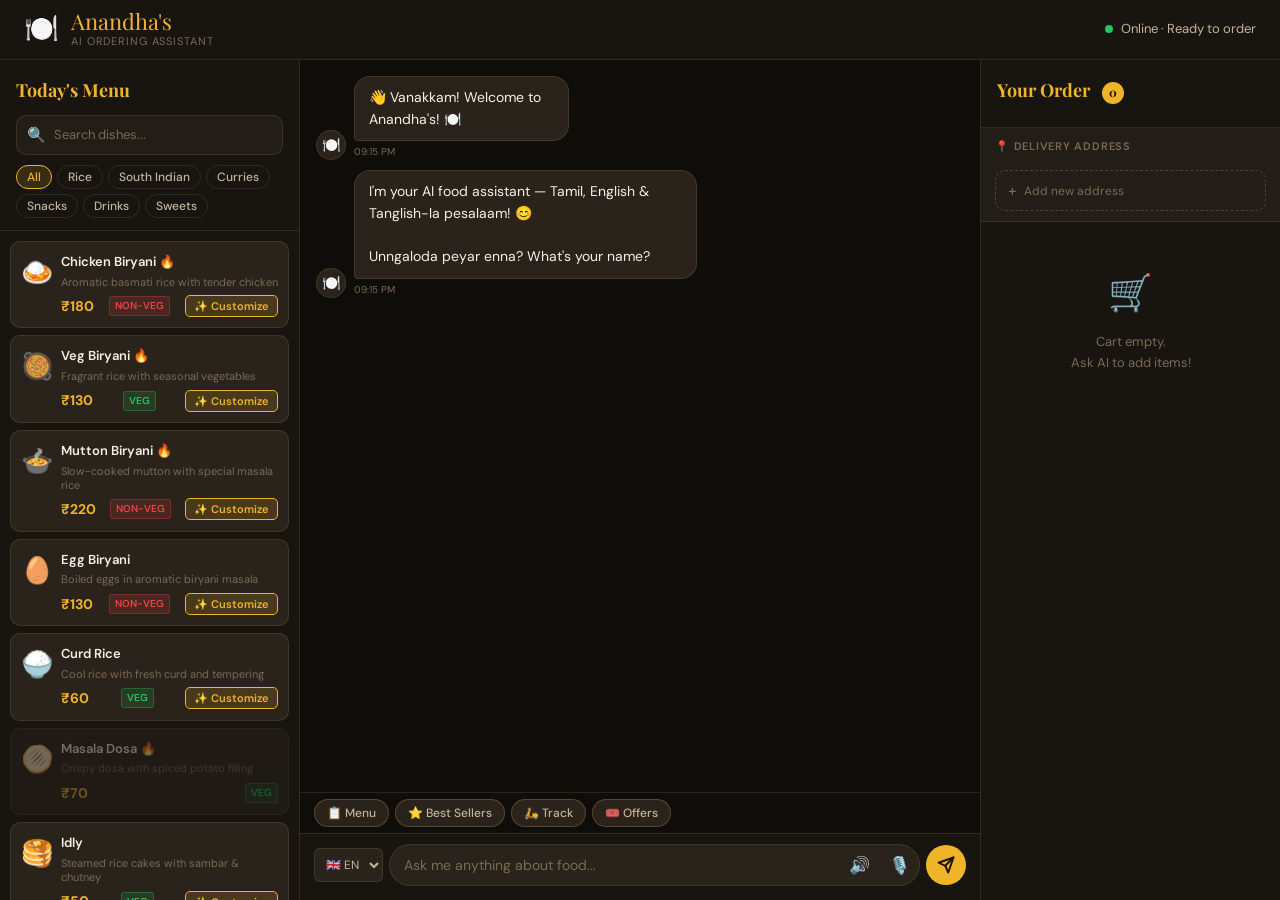
<file: Anandhas ai agent final.HTML>
<!DOCTYPE html>
<html lang="en">
<head>
<meta charset="UTF-8"/>
<meta name="viewport" content="width=device-width, initial-scale=1.0"/>
<title>Anandha's — AI Food Assistant</title>
<link href="https://fonts.googleapis.com/css2?family=Playfair+Display:wght@700;900&family=DM+Sans:wght@300;400;500;600&display=swap" rel="stylesheet"/>
<style>
:root {
  --bg:#0f0d0a; --bg2:#181410; --bg3:#221d17;
  --surface:#2a231b; --surface2:#332b21;
  --border:rgba(255,200,100,0.12); --border2:rgba(255,200,100,0.22);
  --gold:#f0b429; --gold-light:#fcd97c; --gold-dim:rgba(240,180,41,0.15);
  --red:#ef4444; --green:#22c55e; --text:#f5efe6; --text2:#c4b49a; --text3:#7a6a55;
  --font-d:'Playfair Display',Georgia,serif; --font:'DM Sans',sans-serif;
  --r:16px; --rs:10px; --shadow-gold:0 0 20px rgba(240,180,41,0.2);
}
*{box-sizing:border-box;margin:0;padding:0;}
body{background:var(--bg);color:var(--text);font-family:var(--font);font-size:15px;line-height:1.6;height:100vh;overflow:hidden;display:flex;flex-direction:column;}
.header{background:var(--bg2);border-bottom:1px solid var(--border);padding:0 24px;height:60px;flex-shrink:0;z-index:100;display:flex;align-items:center;}
.header-inner{width:100%;display:flex;align-items:center;justify-content:space-between;}
.brand{display:flex;align-items:center;gap:12px;}
.brand-icon{font-size:28px;}
.brand-name{font-family:var(--font-d);font-size:22px;color:var(--gold);line-height:1.1;}
.brand-sub{font-size:11px;color:var(--text3);letter-spacing:.08em;text-transform:uppercase;}
.header-status{display:flex;align-items:center;gap:8px;font-size:13px;color:var(--text2);}
.status-dot{width:8px;height:8px;background:var(--green);border-radius:50%;animation:pulse 2s infinite;}
@keyframes pulse{0%,100%{box-shadow:0 0 0 0 rgba(34,197,94,0.4)}50%{box-shadow:0 0 0 6px rgba(34,197,94,0)}}
.main-layout{display:grid;grid-template-columns:300px 1fr 300px;flex:1;min-height:0;overflow:hidden;}
.menu-panel,.order-panel{background:var(--bg2);display:flex;flex-direction:column;overflow:hidden;min-height:0;}
.menu-panel{border-right:1px solid var(--border);}
.order-panel{border-left:1px solid var(--border);}
.panel-header{padding:16px 16px 12px;border-bottom:1px solid var(--border);flex-shrink:0;}
.panel-header h2{font-family:var(--font-d);font-size:18px;color:var(--gold);margin-bottom:10px;}
.search-bar{display:flex;align-items:center;background:var(--bg3);border:1px solid var(--border);border-radius:var(--rs);padding:7px 10px;gap:8px;margin-bottom:10px;}
.search-bar input{background:none;border:none;outline:none;color:var(--text);font-family:var(--font);font-size:13px;width:100%;}
.search-bar input::placeholder{color:var(--text3);}
.category-tabs{display:flex;gap:5px;flex-wrap:wrap;}
.cat-tab{padding:3px 10px;border-radius:20px;font-size:12px;font-weight:500;cursor:pointer;border:1px solid var(--border);background:transparent;color:var(--text2);transition:all .2s;font-family:var(--font);}
.cat-tab.active,.cat-tab:hover{background:var(--gold-dim);border-color:var(--gold);color:var(--gold);}
.menu-list{flex:1;overflow-y:auto;padding:10px;min-height:0;}
.menu-list::-webkit-scrollbar{width:4px;}
.menu-list::-webkit-scrollbar-thumb{background:var(--surface2);border-radius:2px;}
.menu-item{background:var(--surface);border:1px solid var(--border);border-radius:var(--rs);padding:10px;margin-bottom:7px;cursor:pointer;transition:all .2s;display:flex;gap:8px;}
.menu-item:hover{border-color:var(--gold);background:var(--surface2);transform:translateY(-1px);}
.menu-item-emoji{font-size:26px;flex-shrink:0;}
.menu-item-info{flex:1;min-width:0;}
.menu-item-name{font-weight:600;font-size:13px;white-space:nowrap;overflow:hidden;text-overflow:ellipsis;}
.menu-item-desc{font-size:11px;color:var(--text3);margin-top:2px;line-height:1.3;}
.menu-item-footer{display:flex;justify-content:space-between;align-items:center;margin-top:6px;}
.menu-item-price{font-weight:700;color:var(--gold);font-size:14px;}
.veg-tag{font-size:10px;padding:1px 5px;border-radius:3px;font-weight:600;}
.veg{background:rgba(34,197,94,.15);color:var(--green);border:1px solid rgba(34,197,94,.3);}
.nonveg{background:rgba(239,68,68,.15);color:var(--red);border:1px solid rgba(239,68,68,.3);}
.add-btn{background:var(--gold-dim);border:1px solid var(--gold);color:var(--gold);border-radius:5px;padding:3px 8px;font-size:11px;font-weight:600;cursor:pointer;transition:all .2s;font-family:var(--font);}
.add-btn:hover{background:var(--gold);color:var(--bg);}
.out-of-stock{opacity:.4;pointer-events:none;}
.chat-section{display:flex;flex-direction:column;background:var(--bg);min-height:0;height:100%;overflow:hidden;}
.chat-window{flex:1;overflow-y:auto;padding:16px;display:flex;flex-direction:column;gap:10px;scroll-behavior:smooth;min-height:0;}
.chat-window::-webkit-scrollbar{width:4px;}
.chat-window::-webkit-scrollbar-thumb{background:var(--surface2);border-radius:2px;}
.msg{display:flex;gap:8px;align-items:flex-end;animation:msgIn .3s ease;}
@keyframes msgIn{from{opacity:0;transform:translateY(8px)}to{opacity:1;transform:translateY(0)}}
.msg.user{flex-direction:row-reverse;}
.msg-avatar{width:30px;height:30px;border-radius:50%;background:var(--surface);display:flex;align-items:center;justify-content:center;font-size:15px;flex-shrink:0;border:1px solid var(--border);}
.msg-bubble{max-width:72%;padding:10px 14px;border-radius:16px;font-size:14px;line-height:1.55;}
.msg.bot .msg-bubble{background:var(--surface);border:1px solid var(--border);border-bottom-left-radius:4px;color:var(--text);}
.msg.user .msg-bubble{background:var(--gold);color:#1a1000;border-bottom-right-radius:4px;font-weight:500;}
.msg-time{font-size:10px;color:var(--text3);margin-top:3px;}
.msg.user .msg-time{text-align:right;}
.typing-bubble{display:flex;gap:4px;align-items:center;padding:12px 16px;}
.typing-dot{width:6px;height:6px;background:var(--text3);border-radius:50%;animation:typing 1.2s infinite;}
.typing-dot:nth-child(2){animation-delay:.2s;}
.typing-dot:nth-child(3){animation-delay:.4s;}
@keyframes typing{0%,60%,100%{transform:translateY(0);opacity:.4}30%{transform:translateY(-5px);opacity:1}}
.menu-card-msg{background:var(--surface);border:1px solid var(--border);border-radius:12px;padding:12px;display:flex;gap:10px;align-items:center;margin-top:5px;cursor:pointer;transition:all .2s;}
.menu-card-msg:hover{border-color:var(--gold);}
.menu-card-msg .item-emoji{font-size:28px;}
.menu-card-msg .item-info{flex:1;}
.menu-card-msg .item-name{font-weight:600;font-size:14px;}
.menu-card-msg .item-price{color:var(--gold);font-weight:700;font-size:15px;margin-top:2px;}
.add-btn-inline{background:var(--gold);color:#1a1000;border:none;border-radius:7px;padding:7px 14px;font-weight:700;font-size:12px;cursor:pointer;white-space:nowrap;font-family:var(--font);}
.order-summary-msg{background:var(--surface);border:1px solid var(--border2);border-radius:12px;padding:14px;margin-top:4px;}
.order-summary-msg h4{font-family:var(--font-d);color:var(--gold);font-size:15px;margin-bottom:8px;}
.order-line{display:flex;justify-content:space-between;font-size:13px;color:var(--text2);padding:3px 0;border-bottom:1px solid var(--border);}
.order-total{display:flex;justify-content:space-between;font-weight:700;color:var(--text);padding-top:7px;margin-top:3px;font-size:15px;}
.quick-chips{padding:6px 14px;display:flex;gap:6px;flex-wrap:wrap;border-top:1px solid var(--border);flex-shrink:0;}
.chip{padding:5px 12px;border-radius:20px;font-size:12px;font-weight:500;cursor:pointer;border:1px solid var(--border2);background:var(--surface);color:var(--text2);transition:all .2s;font-family:var(--font);}
.chip:hover{border-color:var(--gold);color:var(--gold);background:var(--gold-dim);}
.voice-wave{display:flex;align-items:center;gap:6px;padding:6px 16px;background:rgba(239,68,68,.08);border-top:1px solid rgba(239,68,68,.2);flex-shrink:0;}
.wave-bar{width:3px;background:var(--red);border-radius:2px;}
.wave-bar:nth-child(1){animation:wv 0.8s ease-in-out infinite;}
.wave-bar:nth-child(2){animation:wv 0.8s ease-in-out infinite .1s;}
.wave-bar:nth-child(3){animation:wv 0.8s ease-in-out infinite .2s;}
.wave-bar:nth-child(4){animation:wv 0.8s ease-in-out infinite .1s;}
.wave-bar:nth-child(5){animation:wv 0.8s ease-in-out infinite;}
@keyframes wv{0%,100%{height:4px}50%{height:18px}}
.chat-input-area{padding:10px 14px 14px;display:flex;gap:6px;align-items:center;border-top:1px solid var(--border);background:var(--bg2);flex-shrink:0;}
.input-wrap{flex:1;display:flex;background:var(--surface);border:1px solid var(--border);border-radius:28px;overflow:hidden;transition:border-color .2s;}
.input-wrap:focus-within{border-color:var(--gold);box-shadow:0 0 0 2px rgba(240,180,41,.1);}
.input-wrap input{flex:1;background:none;border:none;outline:none;color:var(--text);font-family:var(--font);font-size:14px;padding:11px 14px;}
.input-wrap input::placeholder{color:var(--text3);}
.icon-btn{width:40px;height:40px;border:none;background:none;cursor:pointer;display:flex;align-items:center;justify-content:center;font-size:17px;flex-shrink:0;color:var(--text3);transition:all .2s;}
.icon-btn:hover{color:var(--gold);}
.icon-btn.active{color:var(--red);animation:micPulse 1s infinite;}
@keyframes micPulse{0%,100%{transform:scale(1)}50%{transform:scale(1.15)}}
.send-btn{background:var(--gold);border:none;border-radius:50%;width:40px;height:40px;display:flex;align-items:center;justify-content:center;cursor:pointer;flex-shrink:0;transition:all .2s;}
.send-btn:hover{background:var(--gold-light);transform:scale(1.05);}
.send-btn svg{color:#1a1000;}
.order-badge{background:var(--gold);color:#1a1000;border-radius:50%;width:22px;height:22px;font-size:12px;font-weight:700;display:inline-flex;align-items:center;justify-content:center;margin-left:8px;}
.order-items{flex:1;overflow-y:auto;padding:10px;min-height:0;}
.order-items::-webkit-scrollbar{width:4px;}
.order-items::-webkit-scrollbar-thumb{background:var(--surface2);border-radius:2px;}
.empty-order{text-align:center;padding:32px 16px;color:var(--text3);}
.empty-icon{font-size:36px;margin-bottom:10px;}
.empty-order p{font-size:13px;line-height:1.6;}
.order-item{display:flex;align-items:center;gap:8px;padding:9px;background:var(--surface);border:1px solid var(--border);border-radius:var(--rs);margin-bottom:7px;animation:msgIn .2s ease;}
.order-item-emoji{font-size:20px;flex-shrink:0;}
.order-item-info{flex:1;min-width:0;}
.order-item-name{font-size:13px;font-weight:600;white-space:nowrap;overflow:hidden;text-overflow:ellipsis;}
.order-item-price{font-size:12px;color:var(--gold);}
.order-item-custom{font-size:10px;color:var(--text3);margin-top:2px;white-space:nowrap;overflow:hidden;text-overflow:ellipsis;}
.qty-control{display:flex;align-items:center;gap:5px;}
.qty-btn{width:22px;height:22px;border-radius:50%;border:1px solid var(--border2);background:var(--surface2);color:var(--text);cursor:pointer;font-size:14px;font-weight:700;display:flex;align-items:center;justify-content:center;transition:all .15s;}
.qty-btn:hover{border-color:var(--gold);color:var(--gold);}
.qty-num{font-weight:700;font-size:14px;min-width:16px;text-align:center;}
.order-footer{padding:14px 16px;border-top:1px solid var(--border);flex-shrink:0;background:var(--bg2);}
.order-row{display:flex;justify-content:space-between;font-size:13px;color:var(--text2);padding:4px 0;}
.order-row.total{font-size:15px;font-weight:700;color:var(--text);border-top:1px solid var(--border);padding-top:8px;margin-top:3px;}
.delivery-btns{display:flex;gap:7px;margin:12px 0;}
.dtype-btn{flex:1;padding:7px;border-radius:var(--rs);font-size:12px;font-weight:600;cursor:pointer;border:1px solid var(--border);background:var(--surface);color:var(--text2);transition:all .2s;font-family:var(--font);}
.dtype-btn.active{border-color:var(--gold);background:var(--gold-dim);color:var(--gold);}
.confirm-btn{width:100%;padding:13px;background:var(--gold);color:#1a1000;border:none;border-radius:var(--rs);font-size:15px;font-weight:700;cursor:pointer;font-family:var(--font);transition:all .2s;}
.confirm-btn:hover{background:var(--gold-light);transform:translateY(-1px);box-shadow:var(--shadow-gold);}

/* ============ ADDRESS PANEL IN ORDER SIDEBAR ============ */
.address-section{padding:10px 14px;border-bottom:1px solid var(--border);background:var(--bg3);}
.address-section-title{font-size:11px;font-weight:600;color:var(--text3);letter-spacing:.07em;text-transform:uppercase;margin-bottom:8px;display:flex;align-items:center;gap:5px;}
.address-saved{background:var(--surface);border:1px solid var(--border);border-radius:var(--rs);padding:10px 12px;cursor:pointer;transition:all .2s;position:relative;}
.address-saved:hover{border-color:var(--gold);}
.address-saved.selected{border-color:var(--gold);background:var(--gold-dim);}
.address-saved .addr-label{font-size:12px;font-weight:600;color:var(--gold);display:flex;align-items:center;gap:5px;}
.address-saved .addr-text{font-size:11px;color:var(--text2);margin-top:3px;line-height:1.4;}
.addr-check{position:absolute;top:8px;right:8px;width:18px;height:18px;background:var(--gold);border-radius:50%;display:flex;align-items:center;justify-content:center;font-size:10px;color:#1a1000;font-weight:700;opacity:0;transition:opacity .2s;}
.address-saved.selected .addr-check{opacity:1;}
.addr-add-btn{display:flex;align-items:center;gap:7px;padding:9px 12px;background:transparent;border:1px dashed var(--border2);border-radius:var(--rs);cursor:pointer;color:var(--text3);font-size:12px;font-family:var(--font);width:100%;margin-top:7px;transition:all .2s;}
.addr-add-btn:hover{border-color:var(--gold);color:var(--gold);}
.addr-slots{display:flex;flex-direction:column;gap:5px;}

/* ============ ADDRESS MODAL ============ */
.modal-overlay{position:fixed;inset:0;background:rgba(0,0,0,.75);display:flex;align-items:center;justify-content:center;z-index:999;backdrop-filter:blur(4px);animation:fadeIn .2s ease;}
@keyframes fadeIn{from{opacity:0}to{opacity:1}}
.modal-card{background:var(--bg2);border:1px solid var(--border2);border-radius:24px;padding:28px 24px;width:400px;max-width:94vw;position:relative;text-align:left;animation:modalIn .3s ease;box-shadow:0 20px 60px rgba(0,0,0,.6),var(--shadow-gold);}
@keyframes modalIn{from{transform:scale(.92);opacity:0}to{transform:scale(1);opacity:1}}
.modal-close{position:absolute;top:14px;right:14px;background:var(--surface);border:1px solid var(--border);color:var(--text2);width:30px;height:30px;border-radius:50%;cursor:pointer;font-size:13px;display:flex;align-items:center;justify-content:center;transition:all .2s;}
.modal-close:hover{border-color:var(--red);color:var(--red);}
.modal-card h3{font-family:var(--font-d);font-size:20px;color:var(--gold);margin-bottom:4px;text-align:center;}
.modal-sub{color:var(--text2);font-size:13px;margin-bottom:18px;text-align:center;}
.form-group{margin-bottom:13px;}
.form-label{font-size:12px;font-weight:600;color:var(--text2);margin-bottom:5px;display:block;letter-spacing:.03em;}
.form-input{width:100%;background:var(--surface);border:1px solid var(--border2);border-radius:var(--rs);color:var(--text);font-family:var(--font);font-size:13px;padding:10px 12px;outline:none;transition:border-color .2s;}
.form-input:focus{border-color:var(--gold);box-shadow:0 0 0 2px rgba(240,180,41,.1);}
.form-input::placeholder{color:var(--text3);}
.form-row{display:grid;grid-template-columns:1fr 1fr;gap:10px;}
.addr-type-btns{display:flex;gap:7px;margin-bottom:13px;}
.addr-type-btn{flex:1;padding:8px 6px;border-radius:var(--rs);font-size:12px;font-weight:600;cursor:pointer;border:1px solid var(--border2);background:var(--surface);color:var(--text2);transition:all .2s;font-family:var(--font);text-align:center;}
.addr-type-btn.active{border-color:var(--gold);background:var(--gold-dim);color:var(--gold);}
.map-preview{width:100%;height:130px;background:var(--bg3);border:1px solid var(--border);border-radius:var(--rs);margin-bottom:13px;overflow:hidden;position:relative;display:flex;align-items:center;justify-content:center;}
.map-grid{position:absolute;inset:0;background-image:linear-gradient(var(--border) 1px,transparent 1px),linear-gradient(90deg,var(--border) 1px,transparent 1px);background-size:20px 20px;opacity:.5;}
.map-pin{font-size:28px;z-index:1;filter:drop-shadow(0 2px 8px rgba(240,180,41,.4));animation:pinBounce 2s infinite ease-in-out;}
@keyframes pinBounce{0%,100%{transform:translateY(0)}50%{transform:translateY(-6px)}}
.map-label{position:absolute;bottom:8px;left:50%;transform:translateX(-50%);background:var(--gold);color:#1a1000;font-size:10px;font-weight:700;padding:2px 10px;border-radius:12px;white-space:nowrap;}

/* ============ CUSTOMIZATION MODAL ============ */
.custom-modal{width:440px;}
.custom-modal h3{text-align:center;}
.custom-modal .modal-sub{text-align:center;}
.custom-item-header{display:flex;gap:12px;align-items:center;background:var(--surface);border:1px solid var(--border);border-radius:var(--rs);padding:12px;margin-bottom:16px;}
.custom-item-emoji{font-size:36px;}
.custom-item-name{font-weight:700;font-size:16px;}
.custom-item-price{color:var(--gold);font-size:13px;margin-top:2px;}
.custom-section{margin-bottom:16px;}
.custom-section-title{font-size:12px;font-weight:700;color:var(--text2);letter-spacing:.06em;text-transform:uppercase;margin-bottom:8px;display:flex;align-items:center;gap:6px;}
.custom-section-badge{background:rgba(240,180,41,.15);border:1px solid rgba(240,180,41,.3);color:var(--gold);font-size:9px;padding:1px 6px;border-radius:8px;font-weight:600;}
/* Spice Slider */
.spice-slider-wrap{background:var(--surface);border:1px solid var(--border);border-radius:var(--rs);padding:12px;}
.spice-levels{display:flex;gap:6px;margin-bottom:8px;}
.spice-btn{flex:1;padding:8px 4px;border-radius:8px;border:1px solid var(--border);background:transparent;color:var(--text2);font-size:11px;font-weight:600;cursor:pointer;font-family:var(--font);transition:all .2s;text-align:center;}
.spice-btn:hover{border-color:var(--gold);}
.spice-btn.active.mild{background:rgba(34,197,94,.15);border-color:var(--green);color:var(--green);}
.spice-btn.active.medium{background:rgba(240,180,41,.15);border-color:var(--gold);color:var(--gold);}
.spice-btn.active.spicy{background:rgba(239,68,68,.15);border-color:var(--red);color:var(--red);}
.spice-btn.active.extra{background:rgba(239,68,68,.25);border-color:#ff2222;color:#ff6666;}
.spice-indicator{height:4px;border-radius:2px;background:var(--bg3);overflow:hidden;margin-top:4px;}
.spice-fill{height:100%;border-radius:2px;transition:width .4s ease,background .4s ease;}
/* Add-ons */
.addon-grid{display:grid;grid-template-columns:1fr 1fr;gap:6px;}
.addon-item{background:var(--surface);border:1px solid var(--border);border-radius:8px;padding:8px 10px;cursor:pointer;transition:all .2s;display:flex;align-items:center;justify-content:space-between;}
.addon-item:hover{border-color:var(--gold);}
.addon-item.selected{border-color:var(--gold);background:var(--gold-dim);}
.addon-name{font-size:12px;font-weight:600;}
.addon-price{font-size:11px;color:var(--gold);}
.addon-check{width:16px;height:16px;border-radius:50%;border:1.5px solid var(--border2);display:flex;align-items:center;justify-content:center;font-size:9px;transition:all .2s;flex-shrink:0;}
.addon-item.selected .addon-check{background:var(--gold);border-color:var(--gold);color:#1a1000;}
/* Special instructions */
.special-input{width:100%;background:var(--surface);border:1px solid var(--border2);border-radius:var(--rs);color:var(--text);font-family:var(--font);font-size:13px;padding:10px 12px;outline:none;resize:none;transition:border-color .2s;}
.special-input:focus{border-color:var(--gold);}
.special-input::placeholder{color:var(--text3);}
.quick-notes{display:flex;gap:5px;flex-wrap:wrap;margin-top:6px;}
.note-chip{padding:3px 9px;border-radius:14px;font-size:11px;cursor:pointer;border:1px solid var(--border);color:var(--text3);transition:all .2s;font-family:var(--font);}
.note-chip:hover{border-color:var(--gold);color:var(--gold);}
/* Portion / qty */
.portion-btns{display:flex;gap:6px;}
.portion-btn{flex:1;padding:7px;border-radius:8px;border:1px solid var(--border);background:var(--surface);color:var(--text2);font-size:12px;font-weight:600;cursor:pointer;font-family:var(--font);transition:all .2s;text-align:center;}
.portion-btn.active{border-color:var(--gold);background:var(--gold-dim);color:var(--gold);}
/* Custom total */
.custom-total-bar{display:flex;justify-content:space-between;align-items:center;background:var(--gold-dim);border:1px solid var(--gold);border-radius:var(--rs);padding:10px 14px;margin-bottom:14px;}
.ct-label{font-size:12px;color:var(--text2);}
.ct-price{font-weight:700;color:var(--gold);font-size:18px;}

/* QR */
.modal-card.qr-card{text-align:center;}
.qr-wrap{position:relative;display:inline-block;margin:12px 0;}
.qr-pulse{position:absolute;inset:-8px;border:2px solid var(--gold);border-radius:12px;animation:qrP 2s infinite;}
@keyframes qrP{0%,100%{opacity:.4;transform:scale(1)}50%{opacity:1;transform:scale(1.02)}}
#qrCanvas{border-radius:8px;display:block;}
.qr-hint{font-size:12px;color:var(--text3);margin-top:6px;}
/* Tracking */
.track-card{width:420px;}
.track-steps{display:flex;flex-direction:column;margin:16px 0;text-align:left;}
.track-step{display:flex;gap:12px;align-items:flex-start;padding-bottom:14px;position:relative;}
.track-step:not(:last-child)::before{content:'';position:absolute;left:15px;top:32px;width:2px;height:calc(100% - 16px);background:var(--border2);}
.step-icon{width:30px;height:30px;border-radius:50%;background:var(--surface);border:2px solid var(--border2);display:flex;align-items:center;justify-content:center;font-size:14px;flex-shrink:0;z-index:1;transition:all .3s;}
.track-step.done .step-icon{background:rgba(34,197,94,.15);border-color:var(--green);}
.track-step.active .step-icon{background:rgba(240,180,41,.15);border-color:var(--gold);animation:stepP 1.5s infinite;}
@keyframes stepP{0%,100%{box-shadow:0 0 0 0 rgba(240,180,41,.4)}50%{box-shadow:0 0 0 8px rgba(240,180,41,0)}}
.step-label{font-weight:600;font-size:13px;}
.step-sub{font-size:11px;color:var(--text3);margin-top:1px;}
.track-step.pending .step-label,.track-step.pending .step-sub{color:var(--text3);}
.track-eta{display:flex;justify-content:space-between;align-items:center;background:var(--gold-dim);border:1px solid var(--gold);border-radius:var(--rs);padding:10px 14px;margin-bottom:14px;}
.eta-label{font-size:12px;color:var(--text2);}
.eta-time{font-weight:700;color:var(--gold);font-size:17px;}
.rider-wrap{background:var(--surface);border:1px solid var(--border);border-radius:var(--rs);height:80px;display:flex;align-items:center;justify-content:space-between;padding:0 24px;overflow:hidden;}
.rider-dot{width:14px;height:14px;background:var(--gold);border-radius:50%;box-shadow:0 0 10px var(--gold);animation:riderM 3s linear infinite alternate;}
@keyframes riderM{from{transform:translateX(0)}to{transform:translateX(200px)}}
/* Feedback */
.star-rating{display:flex;gap:7px;justify-content:center;margin:14px 0;}
.star-rating span{font-size:34px;color:var(--text3);cursor:pointer;transition:all .15s;}
.star-rating span.active{color:var(--gold);transform:scale(1.1);}
#feedbackText{width:100%;background:var(--surface);border:1px solid var(--border);border-radius:var(--rs);color:var(--text);font-family:var(--font);font-size:14px;padding:10px;resize:none;margin-bottom:14px;outline:none;}
#feedbackText:focus{border-color:var(--gold);}
@media(max-width:1100px){.main-layout{grid-template-columns:240px 1fr 240px;}}
@media(max-width:800px){body{overflow:auto;height:auto;}.main-layout{grid-template-columns:1fr;height:auto;flex:none;}.menu-panel,.order-panel{display:none;}.chat-section{height:100vh;}}
</style>
</head>
<body>

<header class="header">
  <div class="header-inner">
    <div class="brand">
      <span class="brand-icon">🍽️</span>
      <div>
        <div class="brand-name">Anandha's</div>
        <div class="brand-sub">AI Ordering Assistant</div>
      </div>
    </div>
    <div class="header-status">
      <span class="status-dot"></span>
      <span>Online · Ready to order</span>
    </div>
  </div>
</header>

<main class="main-layout">
  <!-- LEFT: MENU -->
  <aside class="menu-panel">
    <div class="panel-header">
      <h2>Today's Menu</h2>
      <div class="search-bar">
        <span>🔍</span>
        <input type="text" id="menuSearch" placeholder="Search dishes..." oninput="filterMenu(this.value)"/>
      </div>
      <div class="category-tabs" id="categoryTabs"></div>
    </div>
    <div class="menu-list" id="menuList"></div>
  </aside>

  <!-- CENTER: CHAT -->
  <section class="chat-section">
    <div class="chat-window" id="chatWindow"></div>
    <div class="quick-chips" id="quickChips">
      <button class="chip" onclick="sendQuick('show menu')">📋 Menu</button>
      <button class="chip" onclick="sendQuick('best sellers')">⭐ Best Sellers</button>
      <button class="chip" onclick="sendQuick('track my order')">🛵 Track</button>
      <button class="chip" onclick="sendQuick('show offers')">🎟️ Offers</button>
    </div>
    <div id="voiceWaveArea"></div>
    <div class="chat-input-area">
      <select id="langSelect" style="background:var(--surface);border:1px solid var(--border);color:var(--text2);border-radius:6px;padding:7px;font-size:12px;outline:none;cursor:pointer;font-family:var(--font);" onchange="setLang(this.value)">
        <option value="en">🇬🇧 EN</option>
        <option value="ta">🇮🇳 TN</option>
        <option value="hi">🇮🇳 HI</option>
      </select>
      <div class="input-wrap">
        <input type="text" id="chatInput" placeholder="Ask me anything about food..." onkeydown="if(event.key==='Enter')sendMessage()"/>
        <button class="icon-btn" id="ttsBtn" onclick="toggleTTS()" title="Mute bot voice">🔊</button>
        <button class="icon-btn" id="micBtn" onclick="toggleVoice()" title="Voice input">🎙️</button>
      </div>
      <button class="send-btn" onclick="sendMessage()">
        <svg width="18" height="18" viewBox="0 0 24 24" fill="none" stroke="currentColor" stroke-width="2.5" stroke-linecap="round" stroke-linejoin="round"><line x1="22" y1="2" x2="11" y2="13"/><polygon points="22 2 15 22 11 13 2 9 22 2"/></svg>
      </button>
    </div>
  </section>

  <!-- RIGHT: ORDER -->
  <aside class="order-panel">
    <div class="panel-header">
      <h2>Your Order <span class="order-badge" id="orderBadge">0</span></h2>
    </div>

    <!-- ADDRESS SECTION -->
    <div class="address-section">
      <div class="address-section-title">📍 Delivery Address</div>
      <div class="addr-slots" id="addrSlots"></div>
      <button class="addr-add-btn" onclick="openAddressModal()">
        <span style="font-size:16px">+</span>
        <span>Add new address</span>
      </button>
    </div>

    <div class="order-items" id="orderItems">
      <div class="empty-order"><div class="empty-icon">🛒</div><p>Cart empty.<br/>Ask AI to add items!</p></div>
    </div>
    <div class="order-footer" id="orderFooter" style="display:none">
      <div class="order-row"><span>Subtotal</span><span id="subtotal">₹0</span></div>
      <div class="order-row"><span>Delivery</span><span id="delivery">₹40</span></div>
      <div class="order-row" id="discountRow" style="display:none"><span>Discount 🎉</span><span id="discountAmt" style="color:var(--green)">-₹0</span></div>
      <div class="order-row total"><span>Total</span><span id="total">₹0</span></div>
      <div class="delivery-btns">
        <button class="dtype-btn active" id="btnDelivery" onclick="setDeliveryType('delivery')">🛵 Delivery</button>
        <button class="dtype-btn" id="btnPickup" onclick="setDeliveryType('pickup')">🏪 Pickup</button>
      </div>
      <button class="confirm-btn" onclick="confirmOrder()">Confirm Order →</button>
    </div>
  </aside>
</main>

<!-- ADDRESS MODAL -->
<div class="modal-overlay" id="addressModal" style="display:none">
  <div class="modal-card">
    <button class="modal-close" onclick="closeModal('addressModal')">✕</button>
    <h3>Add Delivery Address</h3>
    <p class="modal-sub">உங்க delivery address save பண்ணுங்க 📍</p>

    <div class="addr-type-btns">
      <button class="addr-type-btn active" onclick="setAddrType(this,'home')">🏠 Home</button>
      <button class="addr-type-btn" onclick="setAddrType(this,'work')">💼 Work</button>
      <button class="addr-type-btn" onclick="setAddrType(this,'other')">📌 Other</button>
    </div>

    <div class="map-preview">
      <div class="map-grid"></div>
      <span class="map-pin">📍</span>
      <div class="map-label" id="mapLabel">Drop your location</div>
    </div>

    <div class="form-group">
      <label class="form-label">Full Name *</label>
      <input class="form-input" id="addrName" placeholder="eg. Ravi Kumar" type="text"/>
    </div>
    <div class="form-group">
      <label class="form-label">Phone Number *</label>
      <input class="form-input" id="addrPhone" placeholder="eg. 98765 43210" type="tel"/>
    </div>
    <div class="form-group">
      <label class="form-label">House / Flat No. & Building *</label>
      <input class="form-input" id="addrHouse" placeholder="eg. 12A, Lakshmi Nagar"/>
    </div>
    <div class="form-group">
      <label class="form-label">Street / Area *</label>
      <input class="form-input" id="addrStreet" placeholder="eg. Race Course Road, Coimbatore"/>
    </div>
    <div class="form-row">
      <div class="form-group">
        <label class="form-label">City</label>
        <input class="form-input" id="addrCity" placeholder="Coimbatore" value="Coimbatore"/>
      </div>
      <div class="form-group">
        <label class="form-label">Pincode</label>
        <input class="form-input" id="addrPin" placeholder="641001" maxlength="6"/>
      </div>
    </div>
    <div class="form-group">
      <label class="form-label">Landmark (optional)</label>
      <input class="form-input" id="addrLandmark" placeholder="eg. Near BSNL office"/>
    </div>
    <button class="confirm-btn" onclick="saveAddress()" style="margin-top:4px">Save Address 📍</button>
  </div>
</div>

<!-- CUSTOMIZATION MODAL -->
<div class="modal-overlay" id="customModal" style="display:none">
  <div class="modal-card custom-modal">
    <button class="modal-close" onclick="closeModal('customModal')">✕</button>
    <h3>Customize</h3>
    <p class="modal-sub" id="customSub">Make it just the way you like it 😊</p>

    <div class="custom-item-header">
      <span class="custom-item-emoji" id="cItemEmoji">🍛</span>
      <div>
        <div class="custom-item-name" id="cItemName">Item Name</div>
        <div class="custom-item-price" id="cItemPrice">₹0</div>
      </div>
    </div>

    <!-- Portion -->
    <div class="custom-section" id="portionSection">
      <div class="custom-section-title">🍽️ Portion Size</div>
      <div class="portion-btns">
        <button class="portion-btn active" onclick="setPortionSize(this,'half',-20)">Half Plate<br/><span style="color:var(--green);font-size:10px" id="halfPrice"></span></button>
        <button class="portion-btn" onclick="setPortionSize(this,'full',0)">Full Plate<br/><span style="color:var(--gold);font-size:10px" id="fullPrice"></span></button>
        <button class="portion-btn" onclick="setPortionSize(this,'double',+60)">Double<br/><span style="color:var(--red);font-size:10px" id="dblPrice"></span></button>
      </div>
    </div>

    <!-- Spice Level -->
    <div class="custom-section">
      <div class="custom-section-title">🌶️ Spice Level <span class="custom-section-badge">Choose one</span></div>
      <div class="spice-slider-wrap">
        <div class="spice-levels" id="spiceLevels">
          <button class="spice-btn mild" onclick="setSpice(this,0,'mild')">😊<br/>Mild</button>
          <button class="spice-btn medium active" onclick="setSpice(this,1,'medium')">😮<br/>Medium</button>
          <button class="spice-btn spicy" onclick="setSpice(this,2,'spicy')">🥵<br/>Spicy</button>
          <button class="spice-btn extra" onclick="setSpice(this,3,'extra')">🔥<br/>Extra Hot</button>
        </div>
        <div class="spice-indicator"><div class="spice-fill" id="spiceFill" style="width:50%;background:var(--gold)"></div></div>
      </div>
    </div>

    <!-- Add-ons -->
    <div class="custom-section" id="addonsSection">
      <div class="custom-section-title">➕ Add-ons <span class="custom-section-badge">Optional</span></div>
      <div class="addon-grid" id="addonGrid"></div>
    </div>

    <!-- Special Instructions -->
    <div class="custom-section">
      <div class="custom-section-title">📝 Special Instructions</div>
      <textarea class="special-input" id="specialNote" rows="2" placeholder="eg. Less oil, extra crispy, no onion..."></textarea>
      <div class="quick-notes">
        <button class="note-chip" onclick="addNote('Less oil')">🫒 Less oil</button>
        <button class="note-chip" onclick="addNote('No onion')">🚫 No onion</button>
        <button class="note-chip" onclick="addNote('Extra crispy')">✨ Extra crispy</button>
        <button class="note-chip" onclick="addNote('Less salt')">🧂 Less salt</button>
        <button class="note-chip" onclick="addNote('Extra gravy')">🥣 Extra gravy</button>
        <button class="note-chip" onclick="addNote('No garlic')">🧄 No garlic</button>
      </div>
    </div>

    <!-- Qty -->
    <div class="custom-section">
      <div class="custom-section-title">🔢 Quantity</div>
      <div style="display:flex;align-items:center;gap:12px;">
        <button class="qty-btn" onclick="changeCustomQty(-1)" style="width:32px;height:32px;font-size:18px">−</button>
        <span class="qty-num" id="customQtyDisplay" style="font-size:18px;min-width:30px;text-align:center">1</span>
        <button class="qty-btn" onclick="changeCustomQty(1)" style="width:32px;height:32px;font-size:18px">+</button>
      </div>
    </div>

    <div class="custom-total-bar">
      <span class="ct-label">Total for this item</span>
      <span class="ct-price" id="customTotalPrice">₹0</span>
    </div>

    <button class="confirm-btn" onclick="addCustomizedItem()">Add to Cart 🛒</button>
  </div>
</div>

<!-- QR MODAL -->
<div class="modal-overlay" id="qrModal" style="display:none">
  <div class="modal-card qr-card">
    <button class="modal-close" onclick="closeModal('qrModal')">✕</button>
    <h3>Scan to Pay</h3>
    <p class="modal-sub">Order <strong id="qrOrderId">#AN1042</strong> · <span id="qrAmount">₹0</span></p>
    <div class="qr-wrap"><canvas id="qrCanvas" width="200" height="200"></canvas><div class="qr-pulse"></div></div>
    <p class="qr-hint">PhonePe · GPay · Paytm · Any UPI app</p>
    <button class="confirm-btn" style="margin-top:14px" onclick="paymentSuccess()">✅ I've Paid</button>
  </div>
</div>

<!-- TRACKING MODAL -->
<div class="modal-overlay" id="trackModal" style="display:none">
  <div class="modal-card track-card">
    <button class="modal-close" onclick="closeModal('trackModal')">✕</button>
    <h3>Live Tracking</h3>
    <p class="modal-sub" id="trackOrderId">Order #AN1042</p>
    <div class="track-steps" id="trackSteps"></div>
    <div class="track-eta"><span class="eta-label">Estimated Arrival</span><span class="eta-time" id="etaTime">25–30 min</span></div>
    <div class="rider-wrap"><div class="rider-dot"></div><span style="font-size:22px">🏠</span></div>
  </div>
</div>

<!-- FEEDBACK MODAL -->
<div class="modal-overlay" id="feedbackModal" style="display:none">
  <div class="modal-card" style="text-align:center;">
    <button class="modal-close" onclick="closeModal('feedbackModal')">✕</button>
    <h3>How was it? 😊</h3>
    <p class="modal-sub">Your feedback helps us improve!</p>
    <div class="star-rating" id="starRating">
      <span onclick="setRating(1)">★</span><span onclick="setRating(2)">★</span>
      <span onclick="setRating(3)">★</span><span onclick="setRating(4)">★</span><span onclick="setRating(5)">★</span>
    </div>
    <textarea id="feedbackText" rows="3" placeholder="Tell us what you loved or what we can improve..."></textarea>
    <button class="confirm-btn" onclick="submitFeedback()">Submit Feedback</button>
  </div>
</div>

<script>
// ============================================================
// MENU DATA
// ============================================================
const MENU_DATA = [
  {id:1,name:"Chicken Biryani",emoji:"🍛",price:180,cat:"Rice",desc:"Aromatic basmati rice with tender chicken",veg:false,avail:true,wait:20,rating:4.8,popular:true},
  {id:2,name:"Veg Biryani",emoji:"🥘",price:130,cat:"Rice",desc:"Fragrant rice with seasonal vegetables",veg:true,avail:true,wait:20,rating:4.5,popular:true},
  {id:3,name:"Mutton Biryani",emoji:"🍲",price:220,cat:"Rice",desc:"Slow-cooked mutton with special masala rice",veg:false,avail:true,wait:30,rating:4.9,popular:true},
  {id:4,name:"Egg Biryani",emoji:"🥚",price:130,cat:"Rice",desc:"Boiled eggs in aromatic biryani masala",veg:false,avail:true,wait:20,rating:4.4},
  {id:5,name:"Curd Rice",emoji:"🍚",price:60,cat:"Rice",desc:"Cool rice with fresh curd and tempering",veg:true,avail:true,wait:5,rating:4.2},
  {id:6,name:"Masala Dosa",emoji:"🫓",price:70,cat:"South Indian",desc:"Crispy dosa with spiced potato filling",veg:true,avail:false,wait:30,rating:4.7,popular:true},
  {id:7,name:"Idly",emoji:"🥞",price:50,cat:"South Indian",desc:"Steamed rice cakes with sambar & chutney",veg:true,avail:true,wait:5,rating:4.6},
  {id:8,name:"Medu Vada",emoji:"🍩",price:55,cat:"South Indian",desc:"Crispy vada with sambar & chutney",veg:true,avail:true,wait:10,rating:4.5},
  {id:9,name:"Uttapam",emoji:"🫔",price:75,cat:"South Indian",desc:"Thick pancake with onion, tomato, chillies",veg:true,avail:true,wait:10,rating:4.3},
  {id:10,name:"Pongal",emoji:"🫕",price:65,cat:"South Indian",desc:"Rice & lentil porridge with ghee and pepper",veg:true,avail:true,wait:5,rating:4.4},
  {id:11,name:"Chicken Curry",emoji:"🍗",price:160,cat:"Curries",desc:"Spicy Chettinad-style chicken curry",veg:false,avail:true,wait:15,rating:4.7,popular:true},
  {id:12,name:"Dal Tadka",emoji:"🫘",price:90,cat:"Curries",desc:"Yellow lentils tempered with cumin & garlic",veg:true,avail:true,wait:10,rating:4.4},
  {id:13,name:"Paneer Butter Masala",emoji:"🧀",price:150,cat:"Curries",desc:"Soft paneer in rich tomato-butter gravy",veg:true,avail:true,wait:15,rating:4.6},
  {id:14,name:"Fish Curry",emoji:"🐟",price:170,cat:"Curries",desc:"Fresh fish in tangy tamarind-coconut curry",veg:false,avail:false,wait:0,rating:4.8},
  {id:15,name:"Sambar",emoji:"🥣",price:40,cat:"Curries",desc:"Traditional lentil vegetable curry",veg:true,avail:true,wait:5,rating:4.5},
  {id:16,name:"Samosa",emoji:"🥟",price:40,cat:"Snacks",desc:"Crispy pastry filled with spiced potato",veg:true,avail:true,wait:5,rating:4.3},
  {id:17,name:"Chicken 65",emoji:"🍗",price:140,cat:"Snacks",desc:"Spicy deep-fried chicken — our signature!",veg:false,avail:true,wait:15,rating:4.9,popular:true},
  {id:18,name:"Gobi Manchurian",emoji:"🥦",price:110,cat:"Snacks",desc:"Crispy cauliflower in Indo-Chinese sauce",veg:true,avail:true,wait:15,rating:4.4},
  {id:19,name:"Bread Omelette",emoji:"🍳",price:60,cat:"Snacks",desc:"Fluffy omelette with buttered toast",veg:false,avail:true,wait:10,rating:4.2},
  {id:20,name:"Filter Coffee",emoji:"☕",price:30,cat:"Drinks",desc:"Authentic South Indian decoction",veg:true,avail:true,wait:5,rating:4.9,popular:true},
  {id:21,name:"Mango Lassi",emoji:"🥭",price:60,cat:"Drinks",desc:"Chilled mango blended with yogurt",veg:true,avail:true,wait:5,rating:4.7},
  {id:22,name:"Tender Coconut",emoji:"🥥",price:50,cat:"Drinks",desc:"Fresh tender coconut water — chilled",veg:true,avail:true,wait:2,rating:4.8},
  {id:23,name:"Buttermilk",emoji:"🥛",price:25,cat:"Drinks",desc:"Spiced chaas with curry leaves & ginger",veg:true,avail:true,wait:2,rating:4.5},
  {id:24,name:"Gulab Jamun",emoji:"🍮",price:50,cat:"Sweets",desc:"Soft milk-solid dumplings in rose syrup",veg:true,avail:true,wait:5,rating:4.6},
  {id:25,name:"Payasam",emoji:"🍯",price:55,cat:"Sweets",desc:"Traditional rice kheer with cashews",veg:true,avail:true,wait:5,rating:4.5},
];

const CATS = ["All",...new Set(MENU_DATA.map(i=>i.cat))];
const COUPONS = {
  "ANANDHA10":{discount:10,type:"percent",desc:"10% off"},
  "WELCOME50":{discount:50,type:"flat",desc:"₹50 off"},
  "FIRSTORDER":{discount:100,type:"flat",desc:"₹100 off first order"},
};

// Add-ons by category
const ADDONS_MAP = {
  'Rice':     [{id:'a1',name:'Extra Raita',emoji:'🥛',price:20},{id:'a2',name:'Boiled Egg',emoji:'🥚',price:15},{id:'a3',name:'Extra Gravy',emoji:'🥣',price:25},{id:'a4',name:'Papad',emoji:'🫓',price:10}],
  'South Indian':[{id:'a5',name:'Extra Chutney',emoji:'🟢',price:10},{id:'a6',name:'Extra Sambar',emoji:'🥣',price:15},{id:'a7',name:'Ghee',emoji:'💛',price:20},{id:'a8',name:'Cheese',emoji:'🧀',price:30}],
  'Curries':  [{id:'a9',name:'Extra Roti',emoji:'🫓',price:15},{id:'a10',name:'Steamed Rice',emoji:'🍚',price:20},{id:'a11',name:'Onion Salad',emoji:'🧅',price:10},{id:'a12',name:'Pickle',emoji:'🫙',price:10}],
  'Snacks':   [{id:'a13',name:'Mint Chutney',emoji:'🟢',price:10},{id:'a14',name:'Ketchup',emoji:'🍅',price:5},{id:'a15',name:'Extra Sauce',emoji:'🟠',price:10},{id:'a16',name:'Green Chilli',emoji:'🌶️',price:5}],
  'Drinks':   [{id:'a17',name:'Extra Sugar',emoji:'🍬',price:0},{id:'a18',name:'Ice',emoji:'🧊',price:0}],
  'Sweets':   [{id:'a19',name:'Ice Cream',emoji:'🍨',price:40},{id:'a20',name:'Extra Syrup',emoji:'🍯',price:10}],
};
</script>

<script>
// ============================================================
// ADDRESS MANAGER
// ============================================================
let savedAddresses = [];
let selectedAddrIdx = -1;
let currentAddrType = 'home';

function openAddressModal(){
  // Clear form
  ['addrName','addrPhone','addrHouse','addrStreet','addrCity','addrPin','addrLandmark'].forEach(id=>{
    const el=document.getElementById(id);
    if(el&&id!=='addrCity') el.value='';
    if(id==='addrCity'&&el) el.value='Coimbatore';
  });
  currentAddrType='home';
  document.querySelectorAll('.addr-type-btn').forEach((b,i)=>b.classList.toggle('active',i===0));
  document.getElementById('mapLabel').textContent='Drop your location';
  document.getElementById('addressModal').style.display='flex';
}

function setAddrType(btn, type){
  currentAddrType=type;
  document.querySelectorAll('.addr-type-btn').forEach(b=>b.classList.remove('active'));
  btn.classList.add('active');
  const labels={'home':'📍 Home location','work':'📍 Work location','other':'📍 Custom location'};
  document.getElementById('mapLabel').textContent=labels[type]||'Drop your location';
}

function saveAddress(){
  const name=document.getElementById('addrName').value.trim();
  const phone=document.getElementById('addrPhone').value.trim();
  const house=document.getElementById('addrHouse').value.trim();
  const street=document.getElementById('addrStreet').value.trim();
  const city=document.getElementById('addrCity').value.trim()||'Coimbatore';
  const pin=document.getElementById('addrPin').value.trim();
  const landmark=document.getElementById('addrLandmark').value.trim();

  if(!name||!phone||!house||!street){
    const fields=document.querySelectorAll('.form-input');
    fields.forEach(f=>{if(!f.value.trim()&&f.hasAttribute('placeholder')&&!f.id.includes('Landmark')&&!f.id.includes('City')&&!f.id.includes('Pin'))f.style.borderColor='var(--red)';});
    setTimeout(()=>fields.forEach(f=>f.style.borderColor=''),2000);
    return;
  }
  const icons={'home':'🏠','work':'💼','other':'📌'};
  const typeLabels={'home':'Home','work':'Work','other':'Other'};
  const addr={
    type:currentAddrType,
    icon:icons[currentAddrType]||'📍',
    label:typeLabels[currentAddrType]||'Other',
    name,phone,house,street,city,pin,landmark,
    full:`${house}, ${street}, ${city}${pin?' - '+pin:''}${landmark?', Near '+landmark:''}`
  };
  savedAddresses.push(addr);
  selectedAddrIdx=savedAddresses.length-1;
  S.addr=addr.full;
  renderAddrSlots();
  closeModal('addressModal');
  addBotMessage(`Address saved! 🏠 Delivering to "${addr.full}" — great!`);
}

function selectAddress(idx){
  selectedAddrIdx=idx;
  S.addr=savedAddresses[idx].full;
  renderAddrSlots();
  addBotMessage(`Updated! Delivering to "${savedAddresses[idx].full}" 📍`);
}

function renderAddrSlots(){
  const el=document.getElementById('addrSlots');
  if(!el) return;
  if(!savedAddresses.length){el.innerHTML='';return;}
  el.innerHTML=savedAddresses.map((a,i)=>`
    <div class="address-saved${i===selectedAddrIdx?' selected':''}" onclick="selectAddress(${i})">
      <div class="addr-label">${a.icon} ${a.label} · ${a.name}</div>
      <div class="addr-text">${a.full}</div>
      <div class="addr-check">✓</div>
    </div>`).join('');
}
window.openAddressModal=openAddressModal;
window.setAddrType=setAddrType;
window.saveAddress=saveAddress;
window.selectAddress=selectAddress;
</script>

<script>
// ============================================================
// CUSTOMIZATION ENGINE
// ============================================================
let cItem=null, cSpice='medium', cAddons=new Set(), cQty=1, cPortionAdj=0, cPortionLabel='full';

function openCustomize(itemId){
  const item=MENU_DATA.find(i=>i.id===itemId);
  if(!item||!item.avail) return;
  cItem=item; cSpice='medium'; cAddons=new Set(); cQty=1; cPortionAdj=0; cPortionLabel='full';

  document.getElementById('cItemEmoji').textContent=item.emoji;
  document.getElementById('cItemName').textContent=item.name;
  document.getElementById('cItemPrice').textContent='₹'+item.price+' base price';

  // Portion prices
  document.getElementById('halfPrice').textContent=`₹${item.price-20}`;
  document.getElementById('fullPrice').textContent=`₹${item.price}`;
  document.getElementById('dblPrice').textContent=`₹${item.price+60}`;

  // Reset portion buttons
  document.querySelectorAll('.portion-btn').forEach((b,i)=>b.classList.toggle('active',i===1));

  // Spice — reset to medium
  document.querySelectorAll('.spice-btn').forEach(b=>b.classList.remove('active'));
  document.querySelectorAll('.spice-btn')[1]?.classList.add('active');
  updateSpiceFill(1);

  // Addons
  const addons=ADDONS_MAP[item.cat]||ADDONS_MAP['Snacks'];
  document.getElementById('addonGrid').innerHTML=addons.map(a=>`
    <div class="addon-item" id="addon_${a.id}" onclick="toggleAddon('${a.id}',${a.price})">
      <div>
        <div class="addon-name">${a.emoji} ${a.name}</div>
        <div class="addon-price">${a.price>0?'+₹'+a.price:'Free'}</div>
      </div>
      <div class="addon-check">✓</div>
    </div>`).join('');

  // Special note
  document.getElementById('specialNote').value='';
  document.getElementById('customQtyDisplay').textContent='1';

  // Hide portion for drinks/sweets
  const showPortion=!['Drinks','Sweets'].includes(item.cat);
  document.getElementById('portionSection').style.display=showPortion?'block':'none';

  updateCustomTotal();
  document.getElementById('customModal').style.display='flex';
}

function setSpice(btn,level,name){
  cSpice=name;
  document.querySelectorAll('.spice-btn').forEach(b=>b.classList.remove('active'));
  btn.classList.add('active');
  updateSpiceFill(level);
}
function updateSpiceFill(level){
  const pct=[20,50,75,100][level]||50;
  const colors=['var(--green)','var(--gold)','#ff7700','var(--red)'];
  const fill=document.getElementById('spiceFill');
  if(fill){fill.style.width=pct+'%';fill.style.background=colors[level]||'var(--gold)';}
}

function setPortionSize(btn,size,adj){
  cPortionAdj=adj; cPortionLabel=size;
  document.querySelectorAll('.portion-btn').forEach(b=>b.classList.remove('active'));
  btn.classList.add('active');
  updateCustomTotal();
}

function toggleAddon(id, price){
  const el=document.getElementById('addon_'+id);
  if(!el) return;
  if(cAddons.has(id)){cAddons.delete(id);el.classList.remove('selected');}
  else{cAddons.add(id+'|'+price);el.classList.add('selected');}
  updateCustomTotal();
}

function changeCustomQty(d){
  cQty=Math.max(1,Math.min(10,cQty+d));
  document.getElementById('customQtyDisplay').textContent=cQty;
  updateCustomTotal();
}

function addNote(note){
  const el=document.getElementById('specialNote');
  const cur=el.value.trim();
  el.value=cur?(cur+', '+note):note;
}

function updateCustomTotal(){
  if(!cItem) return;
  const addonTotal=[...cAddons].reduce((s,a)=>s+parseInt(a.split('|')[1]||0),0);
  const itemPrice=cItem.price+cPortionAdj;
  const total=(itemPrice+addonTotal)*cQty;
  document.getElementById('customTotalPrice').textContent='₹'+total;
}

function addCustomizedItem(){
  if(!cItem) return;
  const addonNames=[...cAddons].map(a=>{
    const id=a.split('|')[0];
    const addons=ADDONS_MAP[cItem.cat]||[];
    const found=addons.find(x=>x.id===id);
    return found?found.name:'';
  }).filter(Boolean);
  const addonTotal=[...cAddons].reduce((s,a)=>s+parseInt(a.split('|')[1]||0),0);
  const note=document.getElementById('specialNote').value.trim();
  const customPrice=cItem.price+cPortionAdj+addonTotal;

  const customInfo=[
    cPortionLabel!=='full'?cPortionLabel+' plate':'',
    cSpice!=='medium'?'🌶️ '+cSpice:'',
    addonNames.join(', '),
    note
  ].filter(Boolean).join(' · ');

  Cart.addCustom(cItem.id, cQty, customPrice, customInfo);
  closeModal('customModal');
  addBotMessage(`${cItem.emoji} ${cQty>1?cQty+'× ':''}${cItem.name} added with your preferences! 🎉${customInfo?'\n'+customInfo:''}`);
}

window.openCustomize=openCustomize;
window.setSpice=setSpice;
window.setPortionSize=setPortionSize;
window.toggleAddon=toggleAddon;
window.changeCustomQty=changeCustomQty;
window.addNote=addNote;
window.addCustomizedItem=addCustomizedItem;
</script>

<script>
// ============================================================
// CART
// ============================================================
const Cart = (()=>{
  let items=[], coupon=null, dtype='delivery';

  function add(id,qty=1){
    const m=MENU_DATA.find(x=>x.id===id);
    if(!m) return false;
    if(!m.avail) return 'oos';
    const ex=items.find(x=>x.id===id&&!x.custom);
    ex ? ex.qty+=qty : items.push({...m,qty,custom:null,customPrice:m.price,customInfo:''});
    render(); return true;
  }
  function addCustom(id,qty,customPrice,customInfo){
    const m=MENU_DATA.find(x=>x.id===id);
    if(!m) return;
    items.push({...m,qty,custom:true,customPrice,customInfo});
    render();
  }
  function remove(id){
    const idx=items.findIndex(x=>x.id===id);
    if(idx===-1) return;
    items[idx].qty>1 ? items[idx].qty-- : items.splice(idx,1);
    render();
  }
  function clear(){items=[];coupon=null;render();}
  function applyCoupon(code){
    const c=COUPONS[code.toUpperCase()];
    if(c){coupon={code:code.toUpperCase(),...c};render();return c;}
    return null;
  }
  function sub(){return items.reduce((s,i)=>s+i.customPrice*i.qty,0);}
  function delCharge(){return dtype==='pickup'?0:(sub()>300?0:40);}
  function disc(){if(!coupon)return 0;return coupon.type==='percent'?Math.round(sub()*coupon.discount/100):Math.min(coupon.discount,sub());}
  function total(){return sub()+delCharge()-disc();}
  function getItems(){return[...items];}
  function getCount(){return items.reduce((s,i)=>s+i.qty,0);}
  function setDtype(t){dtype=t;render();}
  function render(){
    const el=document.getElementById('orderItems');
    const ft=document.getElementById('orderFooter');
    const bg=document.getElementById('orderBadge');
    if(!el) return;
    bg.textContent=getCount();
    if(!items.length){
      el.innerHTML='<div class="empty-order"><div class="empty-icon">🛒</div><p>Cart empty.<br/>Ask AI to add items!</p></div>';
      ft.style.display='none'; return;
    }
    el.innerHTML=items.map((it,idx)=>`
      <div class="order-item">
        <span class="order-item-emoji">${it.emoji}</span>
        <div class="order-item-info">
          <div class="order-item-name">${it.name}${it.custom?'<span style="color:var(--gold);font-size:9px;margin-left:4px;padding:1px 4px;background:var(--gold-dim);border-radius:4px">Custom</span>':''}</div>
          <div class="order-item-price">₹${it.customPrice*it.qty}</div>
          ${it.customInfo?`<div class="order-item-custom">${it.customInfo}</div>`:''}
        </div>
        <div class="qty-control">
          <button class="qty-btn" onclick="Cart.remove(${it.id})">−</button>
          <span class="qty-num">${it.qty}</span>
          <button class="qty-btn" onclick="Cart.add(${it.id})">+</button>
        </div>
      </div>`).join('');
    document.getElementById('subtotal').textContent='₹'+sub();
    document.getElementById('delivery').textContent=delCharge()===0?'FREE':'₹'+delCharge();
    document.getElementById('total').textContent='₹'+total();
    const dr=document.getElementById('discountRow');
    if(disc()>0){dr.style.display='flex';document.getElementById('discountAmt').textContent='-₹'+disc();}
    else dr.style.display='none';
    ft.style.display='block';
  }
  return{add,addCustom,remove,clear,applyCoupon,sub,delCharge,disc,total,getItems,getCount,setDtype,render};
})();
window.Cart=Cart;

function setDeliveryType(t){
  Cart.setDtype(t);
  document.getElementById('btnDelivery').classList.toggle('active',t==='delivery');
  document.getElementById('btnPickup').classList.toggle('active',t==='pickup');
}

function confirmOrder(){
  if(!Cart.getCount()){addBotMessage("Cart empty da! Munna items add pannu 🛒");return;}
  const oid='#AN'+Math.floor(1000+Math.random()*9000);
  const tot=Cart.total();
  window._orderId=oid;
  document.getElementById('qrOrderId').textContent=oid;
  document.getElementById('qrAmount').textContent='₹'+tot;
  generateQR(oid,tot);
  document.getElementById('qrModal').style.display='flex';
  const lines=Cart.getItems().map(i=>`<div class="order-line"><span>${i.emoji} ${i.name} ×${i.qty}${i.customInfo?' ('+i.customInfo+')':(i.custom?' (customized)':'')}</span><span>₹${i.customPrice*i.qty}</span></div>`).join('');
  addBotMessage('Order ready! Scan QR to pay 🎉',
    `<div class="order-summary-msg"><h4>Order ${oid}</h4>${lines}
    <div class="order-line"><span>Delivery</span><span>${Cart.delCharge()===0?'FREE':'₹'+Cart.delCharge()}</span></div>
    <div class="order-total"><span>Total</span><span>₹${tot}</span></div></div>`);
}

function generateQR(oid,amt){
  const c=document.getElementById('qrCanvas'),ctx=c.getContext('2d'),sz=200,cell=6;
  c.width=c.height=sz;
  ctx.fillStyle='#fff';ctx.fillRect(0,0,sz,sz);
  ctx.fillStyle='#1a1000';
  for(let r=0;r<sz/cell;r++)for(let cc=0;cc<sz/cell;cc++){
    const s=(r*31+cc*17+(oid.charCodeAt(3)||0)+amt)%7;
    if(s<3)ctx.fillRect(cc*cell+1,r*cell+1,cell-2,cell-2);
  }
  [[2,2],[sz-cell*9+2,2],[2,sz-cell*9+2]].forEach(([x,y])=>{
    ctx.fillStyle='#1a1000';ctx.fillRect(x,y,cell*7,cell*7);
    ctx.fillStyle='#fff';ctx.fillRect(x+cell,y+cell,cell*5,cell*5);
    ctx.fillStyle='#1a1000';ctx.fillRect(x+cell*2,y+cell*2,cell*3,cell*3);
  });
  ctx.fillStyle='#1a1000';ctx.font='bold 10px sans-serif';ctx.textAlign='center';
  ctx.fillText('UPI Pay',sz/2,sz-5);
}
window.confirmOrder=confirmOrder;
</script>

<script>
// ============================================================
// VOICE
// ============================================================
let voiceActive=false, recog=null, ttsOn=true;
function toggleTTS(){
  ttsOn=!ttsOn;
  const btn=document.getElementById('ttsBtn');
  if(btn){btn.textContent=ttsOn?'🔊':'🔇';btn.title=ttsOn?'Mute bot voice':'Unmute bot voice';}
  if(!ttsOn)window.speechSynthesis.cancel();
}
function toggleVoice(){
  if(voiceActive){recog&&recog.stop();return;}
  const SR=window.SpeechRecognition||window.webkitSpeechRecognition;
  if(!SR){alert("Voice not supported. Use Chrome!");return;}
  recog=new SR();recog.lang='en-IN';recog.continuous=false;recog.interimResults=false;
  const mic=document.getElementById('micBtn'),inp=document.getElementById('chatInput'),wave=document.getElementById('voiceWaveArea');
  recog.onstart=()=>{voiceActive=true;mic.style.color='var(--red)';mic.style.animation='micPulse 1s infinite';wave.innerHTML='<div class="voice-wave"><span style="color:var(--red);font-size:13px">🎙️ Listening...</span><div class="wave-bar"></div><div class="wave-bar"></div><div class="wave-bar"></div><div class="wave-bar"></div><div class="wave-bar"></div></div>';inp.placeholder='🎙️ Listening...';};
  recog.onresult=(e)=>{inp.value=e.results[0][0].transcript;};
  recog.onend=()=>{voiceActive=false;mic.style.color='';mic.style.animation='';wave.innerHTML='';inp.placeholder='Ask me anything about food...';if(inp.value.trim())sendMessage();};
  recog.onerror=(e)=>{voiceActive=false;mic.style.color='';mic.style.animation='';wave.innerHTML='';inp.placeholder='Ask me anything about food...';if(e.error==='not-allowed')addBotMessage('Mic blocked! Allow mic access and refresh 🔒');};
  recog.start();
}
function speak(text){
  if(!ttsOn||!window.speechSynthesis)return;
  window.speechSynthesis.cancel();
  let clean=text.replace(/<[^>]*>/g,' ').replace(/[\uD800-\uDBFF][\uDC00-\uDFFF]/g,'').replace(/[\u2600-\u27BF]/g,'').replace(/\n/g,'. ').replace(/[^a-zA-Z0-9\s.,!?'\-]/g,' ').replace(/\s+/g,' ').trim();
  if(!clean||clean.length<2)return;
  const utter=new SpeechSynthesisUtterance(clean);
  const voices=window.speechSynthesis.getVoices();
  const lang=document.getElementById('langSelect')?.value||'en';
  if(lang==='ta'){const v=voices.find(x=>x.lang==='ta-IN');if(v)utter.voice=v;utter.lang='ta-IN';}
  else{const v=voices.find(x=>x.lang==='en-IN')||voices.find(x=>x.lang&&x.lang.startsWith('en'));if(v)utter.voice=v;utter.lang='en-IN';}
  utter.rate=0.88;utter.pitch=1.05;utter.volume=1.0;
  window.speechSynthesis.speak(utter);
}
</script>

<script>
// ============================================================
// CHAT UI
// ============================================================
function addBotMessage(text,html=null){
  const win=document.getElementById('chatWindow');
  if(!win)return;
  const t=new Date().toLocaleTimeString([],{hour:'2-digit',minute:'2-digit'});
  const d=document.createElement('div');d.className='msg bot';
  d.innerHTML=`<div class="msg-avatar">🍽️</div><div><div class="msg-bubble">${text.replace(/\n/g,'<br/>')}</div>${html||''}<div class="msg-time">${t}</div></div>`;
  win.appendChild(d);win.scrollTop=win.scrollHeight;speak(text);
}
function addUserMessage(text){
  const win=document.getElementById('chatWindow');
  if(!win)return;
  const t=new Date().toLocaleTimeString([],{hour:'2-digit',minute:'2-digit'});
  const d=document.createElement('div');d.className='msg user';
  d.innerHTML=`<div class="msg-avatar">😊</div><div><div class="msg-bubble">${text}</div><div class="msg-time">${t}</div></div>`;
  win.appendChild(d);win.scrollTop=win.scrollHeight;
}
function showTyping(){
  const win=document.getElementById('chatWindow');
  const d=document.createElement('div');d.className='msg bot';d.id='typingMsg';
  d.innerHTML=`<div class="msg-avatar">🍽️</div><div class="msg-bubble typing-bubble"><div class="typing-dot"></div><div class="typing-dot"></div><div class="typing-dot"></div></div>`;
  win.appendChild(d);win.scrollTop=win.scrollHeight;
}
function hideTyping(){document.getElementById('typingMsg')?.remove();}
async function sendMessage(){
  const inp=document.getElementById('chatInput');
  const text=inp.value.trim();if(!text)return;inp.value='';
  addUserMessage(text);showTyping();
  const {text:bt,html:bh}=await sendToAI(text);
  hideTyping();addBotMessage(bt,bh);
}
function sendQuick(t){document.getElementById('chatInput').value=t;sendMessage();}
function setLang(l){
  const ph={en:'Ask me anything about food...',ta:'சாப்பாடு பத்தி கேளுங்க...',hi:'खाने के बारे में पूछें...'};
  const inp=document.getElementById('chatInput');if(inp)inp.placeholder=ph[l]||ph.en;
}
window.sendMessage=sendMessage;window.sendQuick=sendQuick;window.setLang=setLang;window.addBotMessage=addBotMessage;
</script>

<script>
// ============================================================
// AI ENGINE
// ============================================================
let chatHist=[];
const S={
  awaitTime:false,awaitAddr:false,awaitName:false,
  awaitDiet:false,awaitDessert:false,
  time:null,addr:null,name:null,
  dietPref:null,   // 'veg' | 'nonveg' | 'both'
  wantDessert:null, // true | false
  onboardDone:false,
  pendingAlt:null,pendingQty:1,pendingAlts:[]
};

function detectLang(msg){
  if(/[\u0B80-\u0BFF]/.test(msg))return 'ta';
  if(/\b(enna|naan|sollu|kudu|vendum|illa|romba|super|nalla|saapidu|pannu|panni|venum|epdi|da|di|macha|vanakkam|seri|itho|paaru|konjam|aprm)\b/i.test(msg))return 'tg';
  return 'en';
}
function r(msg,en,tg,ta){const l=detectLang(msg);return l==='ta'?(ta||tg):l==='tg'?tg:en;}

function mCard(item){
  return `<div class="menu-card-msg">
    <span class="item-emoji">${item.emoji}</span>
    <div class="item-info">
      <div class="item-name">${item.name}${item.popular?' 🔥':''}</div>
      <div class="item-price">₹${item.price} · ${item.veg?'🟢 Veg':'🔴 Non-veg'} · ⭐${item.rating}</div>
    </div>
    <div style="display:flex;gap:5px;flex-direction:column;align-items:flex-end;">
      <button class="add-btn-inline" onclick="openCustomize(${item.id})">✨ Custom</button>
      <button style="background:var(--gold-dim);border:1px solid var(--gold);color:var(--gold);border-radius:7px;padding:4px 10px;font-size:11px;font-weight:600;cursor:pointer;font-family:var(--font);" onclick="Cart.add(${item.id});addBotMessage('${item.emoji} ${item.name} added! 🎉')">+ Quick Add</button>
    </div>
  </div>`;
}
function chips(...opts){
  return `<div style="display:flex;gap:7px;flex-wrap:wrap;margin-top:9px">${opts.map(o=>`<button class="chip" onclick="sendQuick('${o.t}')">${o.l}</button>`).join('')}</div>`;
}

// Called when diet+dessert onboarding is complete
function finishOnboarding(){
  S.onboardDone=true;
  const n=S.name?S.name.split(' ')[0]:'';
  const diet=S.dietPref||'both';
  const dessert=S.wantDessert;

  // Filter menu based on prefs
  let items=MENU_DATA.filter(i=>i.avail);
  if(diet==='veg') items=items.filter(i=>i.veg);
  else if(diet==='nonveg') items=items.filter(i=>!i.veg);

  // Separate desserts
  const mains=items.filter(i=>i.cat!=='Sweets');
  const desserts=items.filter(i=>i.cat==='Sweets');
  const showList=dessert?items:mains;
  const popular=showList.filter(i=>i.popular).slice(0,4);
  if(!popular.length) popular.push(...showList.slice(0,4));

  const dietLabel=diet==='veg'?'🥗 Veg':diet==='nonveg'?'🍗 Non-Veg':'🍽️ All';
  const dessertNote=dessert?' + 🍮 Desserts included!':'';
  const greetText=`${n?n+'! ':''}Perfect${dessertNote} Here are your personalised picks (${dietLabel}) 🔥`;

  return{text:greetText,
    html:popular.map(mCard).join('')+
    chips({l:'📋 Full Menu',t:'show menu'},{l:'⭐ Best Sellers',t:'best sellers'},
      ...(dessert?[{l:'🍮 Desserts',t:'show desserts'}]:[]),
      {l:'📍 Add Address',t:'add address'})};
}

// Global button handlers for onboarding chips
window.handleDiet=function(pref){
  S.awaitDiet=false;S.dietPref=pref;S.awaitDessert=true;
  const n=S.name?S.name.split(' ')[0]:'';
  const label=pref==='veg'?'Veg 🥗':pref==='nonveg'?'Non-Veg 🍗':'Both 🍽️';
  const t=`${label} — got it${n?' '+n:''}! 👍\n\nOne more thing — dessert venum-a? 🍮\nGulab Jamun, Payasam fresh-a iruku!`;
  addBotMessage(t,`<div style="display:flex;gap:8px;margin-top:10px">
    <button class="chip" style="border-color:var(--gold);color:var(--gold);padding:8px 16px;font-size:13px" onclick="handleDessert(true)">🍮 Yes please!</button>
    <button class="chip" style="padding:8px 16px;font-size:13px" onclick="handleDessert(false)">❌ No thanks</button>
  </div>`);
};
window.handleDessert=function(want){
  S.awaitDessert=false;S.wantDessert=want;
  const res=finishOnboarding();
  addBotMessage(res.text,res.html);
};


async function sendToAI(msg){
  chatHist.push({role:'user',content:msg});
  await new Promise(res=>setTimeout(res,500+Math.random()*500));
  const res=mockAI(msg);
  chatHist.push({role:'assistant',content:res.text});
  return res;
}
window.S=S;

function mockAI(msg){
  const m=msg.toLowerCase().trim();

  if(S.awaitName){
    S.awaitName=false;S.name=msg.trim();S.awaitDiet=true;
    const n=S.name.split(' ')[0];
    const l=detectLang(msg);
    const t=l==='ta'
      ?`${n}! 😊 நீங்க வெஜ் சாப்பிடுவீங்களா, நான்-வெஜ் சாப்பிடுவீங்களா?`
      :l==='tg'
      ?`${n} da! 😊 Nee veg saapiduviya, non-veg saapiduviya, illa both-um okva?`
      :`${n}! Great 😊 Quick question — do you prefer Veg, Non-Veg, or Both?`;
    return{text:t,html:`<div style="display:flex;gap:8px;margin-top:10px">
      <button class="chip" style="border-color:var(--green);color:var(--green);padding:8px 16px;font-size:13px" onclick="handleDiet('veg')">🥗 Veg Only</button>
      <button class="chip" style="border-color:var(--red);color:var(--red);padding:8px 16px;font-size:13px" onclick="handleDiet('nonveg')">🍗 Non-Veg</button>
      <button class="chip" style="border-color:var(--gold);color:var(--gold);padding:8px 16px;font-size:13px" onclick="handleDiet('both')">🍽️ Both</button>
    </div>`};
  }

  // DIET PREF via button
  if(S.awaitDiet){
    S.awaitDiet=false;
    const lm=m.toLowerCase();
    if(/veg only|only veg|veg$|saiva|no meat|pure veg/.test(lm)) S.dietPref='veg';
    else if(/non.?veg|nonveg|meat|chicken|mutton|fish|荤/.test(lm)) S.dietPref='nonveg';
    else S.dietPref='both';
    S.awaitDessert=true;
    const n=S.name.split(' ')[0];
    const l=detectLang(msg);
    const t=l==='ta'
      ?`Nice! இனிப்பு (desserts) வேணுமா? Gulab Jamun, Payasam எல்லாம் இருக்கு! 🍮`
      :l==='tg'
      ?`Super ${n}! Dessert venum-a? Gulab Jamun, Payasam — ippo fresh-a iruku! 🍮`
      :`Nice ${n}! Do you want desserts today? We have Gulab Jamun & Payasam! 🍮`;
    return{text:t,html:`<div style="display:flex;gap:8px;margin-top:10px">
      <button class="chip" style="border-color:var(--gold);color:var(--gold);padding:8px 16px;font-size:13px" onclick="handleDessert(true)">🍮 Yes please!</button>
      <button class="chip" style="padding:8px 16px;font-size:13px" onclick="handleDessert(false)">❌ No thanks</button>
    </div>`};
  }

  if(S.awaitTime){
    S.awaitTime=false;
    let t=msg.trim();
    if(/asap|now|soon|ippo|urgent/i.test(m))t='ASAP (30 mins)';
    else if(/1.?hour|oru hour/i.test(m))t='In 1 hour';
    else if(/2.?hour|rendu/i.test(m))t='In 2 hours';
    else if(/7|seven|evening|night/i.test(m))t='Tonight 7:00 PM';
    S.time=t;
    const has2=Cart.getCount()>0;
    const addrTxt=S.addr?`"${S.addr}"`:'your address';
    return{text:r(msg,
      `${t} — perfect! 🎉\nDelivering to ${addrTxt}\n\n${has2?'Ready to confirm?':'What would you like to eat?'}`,
      `${t} — seri da! 🎉\n${addrTxt}-ku deliver pannuven.\n\n${has2?'Confirm pannalama?':'Enna order pannanum?'}`,
      `${t}-க்கு delivery! 🎉\n\n${has2?'Confirm பண்ணலாமா?':'என்ன சாப்பிட விரும்புறீங்க?'}`),
      html:`<div class="order-summary-msg"><h4>📋 Delivery Details</h4>
        ${S.name?`<div class="order-line"><span>👤 Name</span><span>${S.name}</span></div>`:''}
        ${S.addr?`<div class="order-line"><span>📍 Address</span><span style="max-width:160px;text-align:right;font-size:11px">${S.addr}</span></div>`:''}
        <div class="order-line"><span>⏰ Time</span><span>${S.time}</span></div>
      </div>`+(has2?chips({l:'✅ Confirm Order',t:'confirm order'},{l:'➕ Add More',t:'show menu'}):chips({l:'📋 Show Menu',t:'show menu'},{l:'⭐ Best Sellers',t:'best sellers'}))};
  }

  if(S.awaitAddr){
    if(m.length<5)return{text:r(msg,'Full address share pannu da 📍','Full address sollu da 📍','முழு address சொல்லுங்க 📍'),html:null};
    S.awaitAddr=false;S.addr=msg.trim();S.awaitTime=true;
    // Also save to address manager
    if(!savedAddresses.some(a=>a.full===S.addr)){
      savedAddresses.push({type:'other',icon:'📌',label:'Saved',name:S.name||'Me',phone:'',house:'',street:S.addr,city:'',pin:'',landmark:'',full:S.addr});
      selectedAddrIdx=savedAddresses.length-1;renderAddrSlots();
    }
    return{text:r(msg,
      `Got it! 📍 Delivering to "${S.addr}"\n\nWhen do you want it? 🕐`,
      `Super da! "${S.addr}"-ku deliver pannuven 📍\n\nEtha time-la venum? 🕐`,
      `சரி! "${S.addr}"-க்கு delivery 📍\n\nஎத்தனை மணிக்கு? 🕐`),
      html:chips({l:'⚡ ASAP',t:'ASAP now'},{l:'🕐 1 Hour',t:'1 hour later'},{l:'🕑 2 Hours',t:'2 hours later'},{l:'🕕 7 PM',t:'Tonight 7 PM'})};
  }

  // AWAIT DESSERT (text reply)
  if(S.awaitDessert){
    S.awaitDessert=false;
    S.wantDessert=/yes|yeah|yep|seri|ok|sure|venum|aam|haan|please|definitely|konjam|try/.test(m);
    return finishOnboarding();
  }

  if(S.pendingAlt){
    const alts=S.pendingAlts||[S.pendingAlt];const qty=S.pendingQty||1;
    let chosenAlt=alts.find(a=>m.includes(a.name.toLowerCase())||a.name.toLowerCase().split(' ').some(w=>w.length>3&&m.includes(w)));
    if(!chosenAlt&&/yes|seri|ok|sure|try|aam|yeah|yep/i.test(m))chosenAlt=alts[0];
    if(chosenAlt){
      const alt=chosenAlt;S.pendingAlt=null;S.pendingQty=1;S.pendingAlts=[];
      Cart.add(alt.id,qty);
      if(!S.time&&!S.awaitTime){S.awaitTime=true;
        return{text:r(msg,`${alt.emoji} ${alt.name} added! 🎉\n\nWhen do you want delivery?`,`${alt.emoji} ${alt.name} potachu! 🎉\n\nEtha time venum?`,`${alt.name} சேர்த்தாச்சு! 🎉`),
          html:chips({l:'⚡ ASAP',t:'ASAP now'},{l:'🕐 1 Hour',t:'1 hour later'},{l:'🕑 2 Hours',t:'2 hours later'})};}
      return{text:r(msg,`${alt.emoji} ${alt.name} added! Anything else?`,`${alt.emoji} ${alt.name} potachu! Vera enna?`,`${alt.name} சேர்த்தாச்சு! 🎉`),
        html:chips({l:'✅ Confirm Order',t:'confirm order'},{l:'📋 More Items',t:'show menu'})};
    }
    if(/no|illa|vendam|skip|cancel/i.test(m)){S.pendingAlt=null;S.pendingQty=1;S.pendingAlts=[];
      return{text:r(msg,"No worries! Anything else?","Seri da! Vera enna?","சரி! வேற என்ன?"),html:chips({l:'📋 Menu',t:'show menu'},{l:'⭐ Best Sellers',t:'best sellers'})};}
  }

  // CUSTOMIZE command
  if(/custom|customize|customise|special|modify|change.*item/.test(m)){
    const f=MENU_DATA.find(i=>m.includes(i.name.toLowerCase())||i.name.toLowerCase().split(' ').some(w=>w.length>3&&m.includes(w)));
    if(f&&f.avail){setTimeout(()=>openCustomize(f.id),300);return{text:r(msg,`Opening customization for ${f.name}! 🎨`,`${f.name} customize pannalam! 🎨`,`${f.name} customize! 🎨`),html:null};}
    return{text:r(msg,'Which item to customize? Pick from below:','Enna item customize pannanum? Choose:','எந்த item?'),
      html:MENU_DATA.filter(i=>i.avail&&i.popular).map(mCard).join('')};
  }

  // GREET
  if(/^(hi|hello|hey|vanakkam|namaste|hii|hai|yo)\b/i.test(m)){
    S.awaitName=true;
    const greets={en:["Hey! Welcome to Anandha's 🍽️ What's your name?","Hello! Great food waiting! Who am I talking to?"],tg:["Vanakkam! Anandha's-ku welcome! Peyar sollunga 😊","Hai da! Enna saapida virupam? Munna peyar sollu!"],ta:["வணக்கம்! 😊 உங்கள் பெயர் என்ன?"]};
    const l=detectLang(msg);const arr=greets[l]||greets.en;
    return{text:arr[Math.floor(Math.random()*arr.length)],html:null};
  }

  // MENU
  if(/\b(menu|list|items|dishes|enna iruku|today|inniki|show|paaru|sollu)\b/.test(m)&&!/add|vendum|venum|order/.test(m)){
    const byC={};MENU_DATA.forEach(i=>{if(!byC[i.cat])byC[i.cat]=[];byC[i.cat].push(i);});
    const catHTML=Object.entries(byC).map(([c,its])=>
      `<div style="margin-bottom:8px"><span style="color:var(--gold);font-weight:600;font-size:12px">${c}</span><br/>
      <span style="font-size:12px;line-height:2">${its.map(i=>`<span style="cursor:pointer;padding:2px 7px;margin:2px;background:var(--surface);border-radius:4px;display:inline-flex;gap:4px;align-items:center" onclick="openCustomize(${i.id})">${i.emoji}${i.name}<span style="color:var(--gold);margin-left:2px">₹${i.price}</span></span>`).join('')}</span></div>`).join('');
    return{text:r(msg,"Here's our full menu! 😍","Itho full menu da! 🔥","இதோ menu! 🍽️"),
      html:`<div class="order-summary-msg"><h4>📋 Today's Full Menu</h4><div style="margin-top:8px">${catHTML}</div><div style="color:var(--text3);font-size:11px;margin-top:6px">👆 Click any item to customize & add!</div></div>
        <div style="color:var(--text2);font-size:12px;margin:6px 0 3px;font-weight:600">⭐ Popular today:</div>
        ${MENU_DATA.filter(i=>i.popular&&i.avail).map(mCard).join('')}`};
  }

  // BEST SELLERS
  if(/best|popular|top|special|seller|recommend|nalla choice/.test(m)){
    const resps={en:["Our crowd favourites right now 🔥","These are the ones people keep ordering:"],tg:["Itho namma hottest items da!","Daily repeat order items:"],ta:["எங்க popular items! 😄"]};
    const l=detectLang(msg);const arr=resps[l]||resps.en;
    return{text:arr[Math.floor(Math.random()*arr.length)],html:MENU_DATA.filter(i=>i.popular&&i.avail).map(mCard).join('')};
  }

  // VEG
  if(/\bveg\b|vegetarian|saiva|no meat/.test(m)){
    const v=MENU_DATA.filter(i=>i.veg&&i.avail);
    return{text:r(msg,`${v.length} veg items! 🥗`,`${v.length} veg items iruku da! 🥗`,`${v.length} veg items! 🥗`),html:v.map(mCard).join('')};
  }

  // BIRYANI
  if(/biryani|biriyani/.test(m)){
    const b=MENU_DATA.filter(i=>i.name.toLowerCase().includes('biryani')&&i.avail);
    return{text:r(msg,"Our biryani is legendary! 🍛","Namma biryani super da! 🍛","நம்ம biryani best! 🍛"),html:b.map(mCard).join('')};
  }

  // ADD ITEM
  if(/\b(add|order|vendum|venum|kudu|want|give|tharunga|vekkanum)\b/i.test(m)||/\d+\s*(dosa|idly|idli|vada|biryani|coffee|lassi|samosa|pongal|uttapam|omelette|payasam|jamun|curry|paneer|chicken|mutton|egg|sambar|dal|gobi|bread)/i.test(m)){
    const qtyMap={'one':1,'oru':1,'onnu':1,'two':2,'rendu':2,'three':3,'munnu':3,'moonu':3,'four':4,'naangu':4,'five':5,'aanju':5};
    let qty=1;
    const numMatch=m.match(/\b(\d+)\b/);
    if(numMatch)qty=Math.min(parseInt(numMatch[1]),10);
    else{for(const[word,num]of Object.entries(qtyMap)){if(m.includes(word)){qty=num;break;}}}
    const keywords={'dosa':6,'dosai':6,'masala dosa':6,'idly':7,'idli':7,'vada':8,'vadai':8,'medu':8,'uttapam':9,'pongal':10,'chicken biryani':1,'chicken biriyani':1,'veg biryani':2,'mutton biryani':3,'mutton biriyani':3,'egg biryani':4,'curd rice':5,'thayir sadam':5,'chicken curry':11,'chicken gravy':11,'dal':12,'dhal':12,'paneer':13,'butter masala':13,'fish curry':14,'fish':14,'sambar':15,'samosa':16,'chicken 65':17,'65':17,'gobi':18,'manchurian':18,'omelette':19,'bread omelette':19,'coffee':20,'filter coffee':20,'kaapi':20,'lassi':21,'mango lassi':21,'coconut':22,'tender coconut':22,'elaneer':22,'buttermilk':23,'chaas':23,'mor':23,'gulab jamun':24,'jamun':24,'payasam':25,'kheer':25};
    let foundId=null;
    for(const[kw,id]of Object.entries(keywords)){if(m.includes(kw)){foundId=id;break;}}
    if(!foundId){const f=MENU_DATA.find(i=>m.includes(i.name.toLowerCase())||i.name.toLowerCase().split(' ').some(word=>word.length>3&&m.includes(word)));if(f)foundId=f.id;}
    if(foundId){
      const found=MENU_DATA.find(i=>i.id===foundId);
      if(!found)return{text:r(msg,"Item not found!","Item illa da!","Item இல்லை!"),html:null};
      if(!found.avail){
        // Smart alternatives — respect user diet pref, same category first, sorted by rating
        let alts=MENU_DATA.filter(i=>i.avail&&i.id!==found.id);
        if(S.dietPref==='veg') alts=alts.filter(i=>i.veg);
        else if(S.dietPref==='nonveg') alts=alts.filter(i=>!i.veg);

        // Same category alts (top 2)
        const sameCat=alts.filter(i=>i.cat===found.cat).sort((a,b)=>b.rating-a.rating).slice(0,2);
        // If no same-cat alts, grab from popular list
        const fallback=sameCat.length?sameCat:alts.filter(i=>i.popular).sort((a,b)=>b.rating-a.rating).slice(0,2);

        S.pendingAlt=fallback[0]||null; S.pendingQty=qty; S.pendingAlts=fallback;

        const lang=detectLang(msg);
        const oosText= lang==='ta'
          ?`மன்னிக்கவும்! ${found.emoji} ${found.name} இப்போது stock-ல இல்லை 😕\n\nகீழே உள்ள items try பண்ணலாம்:`
          :lang==='tg'
          ?`Ayyo da! 😕 ${found.emoji} ${found.name} ippo stock-la illa.\n\nIthula enna try pannuviya?`
          :`Sorry! ${found.emoji} ${found.name} is currently out of stock 😕\n\nHere are some great alternatives you'll love:`;

        const altHTML=fallback.length
          ?`<div style="margin-top:4px">`+fallback.map(a=>mCard(a)).join('')+`</div>`
          :'';

        return{text:oosText, html:altHTML+chips({l:'📋 Full Menu',t:'show menu'})};
      }
      // Open customize modal or quick add
      const addedText=qty>1
        ?r(msg,`${found.emoji} ${qty}× ${found.name} added! 🎉`,`${found.emoji} ${qty} ${found.name} potachu! 🎉`,`${qty}× ${found.name} சேர்த்தாச்சு! 🎉`)
        :r(msg,`${found.emoji} ${found.name} added! 🎉`,`${found.emoji} ${found.name} cart-la potachu! 🎉`,`${found.emoji} ${found.name} சேர்த்தாச்சு! 🎉`);
      Cart.add(found.id,qty);
      const cartIds=Cart.getItems().map(i=>i.id);
      const suggest=MENU_DATA.filter(i=>i.avail&&!cartIds.includes(i.id)&&i.cat===found.cat&&i.id!==found.id).slice(0,2);
      const hasDrink=Cart.getItems().some(i=>i.cat==='Drinks');
      const drinkSuggest=!hasDrink?MENU_DATA.filter(i=>i.cat==='Drinks'&&i.avail).slice(0,1):[];
      const allSuggest=[...suggest,...drinkSuggest].slice(0,3);
      const suggestHTML=allSuggest.length?`<div style="color:var(--text2);font-size:12px;margin:8px 0 4px;font-weight:600">💡 Goes well with:</div>`+allSuggest.map(mCard).join(''):'';
      // Customize prompt
      const customPrompt=`<div style="margin-top:8px"><button class="chip" onclick="openCustomize(${found.id})" style="border-color:var(--gold);color:var(--gold)">✨ Customize ${found.name}</button></div>`;
      if(!S.addr&&!S.awaitAddr&&!S.awaitTime){S.awaitAddr=true;
        return{text:addedText+r(msg,'\n\nWhat\'s your delivery address? 📍','\n\nDelivery address sollu da! 📍','\n\nAddress சொல்லுங்க 📍'),html:suggestHTML+customPrompt};}
      if(S.addr&&!S.time&&!S.awaitTime){S.awaitTime=true;
        return{text:addedText+r(msg,`\n\nDelivering to "${S.addr}" — when? 🕐`,`\n\n"${S.addr}"-ku deliver — etha time? 🕐`,`\n\nDelivery time சொல்லுங்க 🕐`),
          html:suggestHTML+customPrompt+chips({l:'⚡ ASAP',t:'ASAP now'},{l:'🕐 1 Hour',t:'1 hour later'},{l:'🕑 2 Hours',t:'2 hours later'})};}
      return{text:addedText+r(msg,'\n\nAnything else? 😊','\n\nVera enna? 😊','\n\nவேற என்ன? 😊'),
        html:suggestHTML+customPrompt+chips({l:'✅ Confirm',t:'confirm order'},{l:'📋 Cart',t:'show my cart'},{l:'➕ More',t:'show menu'})};
    }
    return{text:r(msg,"Which item? Top picks:","Enna item da? Top items:","எந்த item?"),html:MENU_DATA.filter(i=>i.popular&&i.avail).map(mCard).join('')};
  }

  // REMOVE
  if(/remove|delete|vendam|thevayilla|edunga|cancel/.test(m)){
    const cartItems=Cart.getItems();
    let found=cartItems.find(i=>m.includes(i.name.toLowerCase())||i.name.toLowerCase().split(' ').some(w=>w.length>3&&m.includes(w)));
    if(!found)found=MENU_DATA.find(i=>m.includes(i.name.toLowerCase())||i.name.toLowerCase().split(' ').some(w=>w.length>3&&m.includes(w)));
    if(found){Cart.remove(found.id);return{text:r(msg,`${found.name} removed! ✅`,`${found.name} eduthachu! ✅`,`${found.name} எடுத்தாச்சு! ✅`),html:null};}
    if(cartItems.length){return{text:r(msg,"Which item?","Enna item?","எந்த item?"),html:'<div style="display:flex;gap:6px;flex-wrap:wrap;margin-top:8px">'+cartItems.map(i=>`<button class="chip" onclick="Cart.remove(${i.id});addBotMessage('${i.emoji} ${i.name} removed! ✅')">${i.emoji} ${i.name}</button>`).join('')+'</div>'};} 
    return{text:r(msg,"Cart is empty!","Cart-la onnum illa!","Cart காலி!"),html:null};
  }

  // DELIVERY TIME
  if(/time|etha neram|eppo|when.*deliver|எத்தனை/.test(m)&&!S.awaitTime){
    if(S.time)return{text:r(msg,`Delivery at: ${S.time} ⏰`,`${S.time}-ku set aachu ⏰`,`${S.time}-க்கு delivery ⏰`),html:chips({l:'✏️ Change',t:'change delivery time'})};
    S.awaitTime=true;
    return{text:r(msg,"When do you want delivery? 🕐","Etha time venum? 🕐","எத்தனை மணிக்கு? 🕐"),html:chips({l:'⚡ ASAP',t:'ASAP now'},{l:'🕐 1 Hour',t:'1 hour later'},{l:'🕑 2 Hours',t:'2 hours later'},{l:'🕕 7 PM',t:'Tonight 7 PM'})};
  }

  // ADDRESS
  if(/address|location|deliver to|veedu|street|area/.test(m)&&!S.awaitAddr){
    if(S.addr)return{text:r(msg,`Delivering to: "${S.addr}" 📍`,`"${S.addr}"-ku deliver pannuven 📍`,`"${S.addr}"-க்கு delivery 📍`),html:chips({l:'✏️ Change',t:'change address'})};
    S.awaitAddr=true;
    return{text:r(msg,"Share your delivery address 📍","Address sollu da 📍","Address சொல்லுங்க 📍"),html:`<button class="chip" onclick="openAddressModal()" style="border-color:var(--gold);color:var(--gold)">🏠 Add Address Form</button>`};
  }

  // CHANGE TIME
  if(/change.*time|time.*change/.test(m)){S.awaitTime=true;S.time=null;
    return{text:r(msg,"Sure! New time?","Seri! Enna time?","என்ன நேரம்?"),html:chips({l:'⚡ ASAP',t:'ASAP now'},{l:'🕐 1 Hour',t:'1 hour later'},{l:'🕑 2 Hours',t:'2 hours later'})};}

  // CHANGE ADDRESS
  if(/change.*address|address.*change/.test(m)){S.awaitAddr=true;S.addr=null;
    return{text:r(msg,"Share new address 📍","Pudhu address sollu 📍","புது address சொல்லுங்க 📍"),html:`<button class="chip" onclick="openAddressModal()" style="border-color:var(--gold);color:var(--gold)">🏠 Address Form</button>`};}

  // CART
  if(/cart|summary|total|bill|evvalavu|how much|order list/.test(m)){
    if(!Cart.getCount())return{text:r(msg,"Cart is empty! 😊","Cart-la onnum illa! 😄","Cart காலி! 😊"),html:chips({l:'📋 Menu',t:'show menu'},{l:'⭐ Best Sellers',t:'best sellers'})};
    const its=Cart.getItems();
    const lines=its.map(i=>`<div class="order-line"><span>${i.emoji} ${i.name} ×${i.qty}${i.customInfo?' · '+i.customInfo:''}</span><span>₹${i.customPrice*i.qty}</span></div>`).join('');
    return{text:r(msg,"Here's your cart! 📋","Itho cart da! 📋","இதோ cart! 📋"),
      html:`<div class="order-summary-msg"><h4>🛒 Your Cart</h4>${lines}<div class="order-line"><span>Delivery</span><span>${Cart.delCharge()===0?'FREE':'₹'+Cart.delCharge()}</span></div><div class="order-total"><span>Total</span><span>₹${Cart.total()}</span></div></div>`};
  }

  // COUPON
  if(/coupon|offer|discount|code|promo/.test(m)){
    const cm=msg.match(/\b([A-Z0-9]{5,15})\b/);
    if(cm){const res=Cart.applyCoupon(cm[1]);
      if(res)return{text:r(msg,`🎉 "${cm[1]}" applied! Save ${res.type==='percent'?res.discount+'%':'₹'+res.discount}!`,`Super! "${cm[1]}" apply aachu! 🎉`,`Coupon apply! 🎉`),html:null};
      return{text:r(msg,"Invalid code! Try: ANANDHA10, WELCOME50, FIRSTORDER","Wrong code! Try: ANANDHA10","Invalid coupon!"),html:null};}
    return{text:r(msg,"🎟️ Offers:\n• ANANDHA10 → 10% off\n• WELCOME50 → ₹50 off\n• FIRSTORDER → ₹100 off!","Itho offers! 🎟️\n• ANANDHA10 → 10% off\n• WELCOME50 → ₹50 off\n• FIRSTORDER → ₹100 off!","Offers! 🎟️"),
      html:chips({l:'ANANDHA10',t:'apply coupon ANANDHA10'},{l:'WELCOME50',t:'apply coupon WELCOME50'},{l:'FIRSTORDER',t:'apply coupon FIRSTORDER'})};
  }

  // CONFIRM
  if(/confirm|pay|checkout|place order|proceed/.test(m)){
    if(!Cart.getCount())return{text:r(msg,"Cart empty! Add items first 😊","Cart-la onnum illa! Add pannu 😄","Cart காலி!"),html:null};
    if(!S.addr){
      // Check if there's a saved address
      if(savedAddresses.length&&selectedAddrIdx>=0){S.addr=savedAddresses[selectedAddrIdx].full;}
      else{S.awaitAddr=true;return{text:r(msg,"What's your delivery address? 📍","Address sollu da! 📍","Address சொல்லுங்க 📍"),html:`<button class="chip" onclick="openAddressModal()" style="border-color:var(--gold);color:var(--gold)">🏠 Add Address Form</button>`};}
    }
    if(!S.time){S.awaitTime=true;return{text:r(msg,"When do you want it? 🕐","Etha time? 🕐","Delivery time? 🕐"),html:chips({l:'⚡ ASAP',t:'ASAP now'},{l:'🕐 1 Hour',t:'1 hour later'},{l:'🕑 2 Hours',t:'2 hours later'})};}
    setTimeout(()=>confirmOrder(),400);
    return{text:r(msg,`Confirming for ${S.time} to "${S.addr}"! 🎉`,`${S.time}-ku "${S.addr}"-ku confirm! 🎉`,`Order confirm! 🎉`),html:null};
  }

  // TRACK
  if(/track|where.*order|status|vanthucha/.test(m)){
    setTimeout(()=>showTracking(),400);
    return{text:r(msg,"Opening live tracking! 🛵","Live tracking paakalam! 🛵","Live tracking! 🛵"),html:null};
  }

  // PRICE
  if(/price|cost|rate|விலை|evvalavu/.test(m)){
    const f=MENU_DATA.find(i=>m.includes(i.name.toLowerCase())||m.includes(i.name.toLowerCase().split(' ')[0]));
    if(f)return{text:r(msg,`${f.emoji} ${f.name} → ₹${f.price} 😊`,`${f.emoji} ${f.name} price ₹${f.price} da!`,`₹${f.price} 😊`),html:mCard(f)};
  }

  // FEEDBACK
  if(/feedback|review|rating|experience/.test(m)){
    setTimeout(()=>{document.getElementById('feedbackModal').style.display='flex';},400);
    return{text:r(msg,"Share your feedback 💛","Feedback kudu da 💛","Feedback குடுங்க 💛"),html:null};
  }

  // THANKS
  if(/thank|thanks|nandri|super|great|awesome|romba nalla/.test(m)){
    return{text:r(msg,`Welcome${S.name?' '+S.name.split(' ')[0]:''}! Enjoy your meal 😊`,`Welcome da! Nalla saapidu 😊`,`வரவேற்கிறோம்! 😊`),html:null};
  }

  // DEFAULT
  const cnt=Cart.getCount();
  if(cnt>0)return{text:r(msg,`${cnt} item(s) in cart! Confirm or add more?`,`Cart-la ${cnt} item! Confirm pannuviya?`,`${cnt} items cart-ல!`),html:chips({l:'✅ Confirm',t:'confirm order'},{l:'📋 Cart',t:'show my cart'},{l:'➕ More',t:'show menu'})};
  const defs={en:["Hmm I didn't get that 😅 Try 'show menu', 'add biryani', or 'best sellers'!","Not sure I understood! Try asking 'what's good today?' 😄"],tg:["Konjam puriyala da 😅 'Menu kaattu', 'biryani venum' — sollu!","Enna solreega puriyala 😄 Direct-a sollu, enna item venum-nu!"],ta:["புரியவில்லை 😅 'menu காட்டு' அல்லது 'best items enna'-னு கேளுங்க!"]};
  const l=detectLang(msg);const dl=defs[l]||defs.en;
  return{text:dl[Math.floor(Math.random()*dl.length)],html:chips({l:'📋 Menu',t:'show menu'},{l:'⭐ Best Sellers',t:'best sellers'},{l:'🥗 Veg',t:'veg items'})};
}
</script>

<script>
// ============================================================
// TRACKING + PAYMENT + FEEDBACK
// ============================================================
const STEPS=[
  {icon:"✅",label:"Order Confirmed",sub:"Restaurant accepted"},
  {icon:"👨‍🍳",label:"Preparing Food",sub:"Kitchen is cooking"},
  {icon:"📦",label:"Ready for Pickup",sub:"Waiting for rider"},
  {icon:"🛵",label:"Out for Delivery",sub:"On the way!"},
  {icon:"🏠",label:"Delivered",sub:"Enjoy your meal!"},
];
let trackInterval=null,step=1;
function showTracking(oid=null){
  if(oid)document.getElementById('trackOrderId').textContent='Order '+oid;
  step=1;renderSteps();
  document.getElementById('trackModal').style.display='flex';
  if(trackInterval)clearInterval(trackInterval);
  trackInterval=setInterval(()=>{if(step<STEPS.length-1){step++;renderSteps();updateETA();}else clearInterval(trackInterval);},5000);
}
function renderSteps(){
  document.getElementById('trackSteps').innerHTML=STEPS.map((s,i)=>{
    const st=i<step?'done':i===step?'active':'pending';
    return`<div class="track-step ${st}"><div class="step-icon">${st==='done'?'✅':s.icon}</div><div class="step-info"><div class="step-label">${s.label}</div><div class="step-sub">${i===step?'⏳ In progress...':st==='done'?'Completed':s.sub}</div></div></div>`;
  }).join('');
}
function updateETA(){const e=['25–30 min','20–25 min','15–20 min','8–12 min','2–5 min','Arrived!'];const el=document.getElementById('etaTime');if(el)el.textContent=e[Math.min(step,e.length-1)];}
window.showTracking=showTracking;

function paymentSuccess(){
  closeModal('qrModal');
  const oid=window._orderId||'#AN1042';
  addBotMessage(`🎊 Payment done! Order ${oid} sent to kitchen! Tracking starts now 🛵`);
  Cart.clear();
  setTimeout(()=>showTracking(oid),1500);
  setTimeout(()=>{addBotMessage("Food on the way! Please share feedback once delivered 💛");setTimeout(()=>document.getElementById('feedbackModal').style.display='flex',1000);},20000);
}
let selRating=0;
function setRating(r){selRating=r;document.querySelectorAll('.star-rating span').forEach((s,i)=>s.classList.toggle('active',i<r));}
function submitFeedback(){
  const t=document.getElementById('feedbackText')?.value||'';
  closeModal('feedbackModal');
  addBotMessage(`Thank you for ${selRating}⭐ feedback! 💛 See you again! 🍽️`);
  if(document.getElementById('feedbackText'))document.getElementById('feedbackText').value='';
  selRating=0;document.querySelectorAll('.star-rating span').forEach(s=>s.classList.remove('active'));
}
function closeModal(id){const e=document.getElementById(id);if(e)e.style.display='none';}
window.paymentSuccess=paymentSuccess;window.setRating=setRating;window.submitFeedback=submitFeedback;window.closeModal=closeModal;
document.querySelectorAll('.modal-overlay').forEach(o=>o.addEventListener('click',e=>{if(e.target===o)o.style.display='none';}));
document.addEventListener('keydown',e=>{if(e.key==='Escape')['qrModal','trackModal','feedbackModal','addressModal','customModal'].forEach(id=>closeModal(id));});
</script>

<script>
// ============================================================
// MENU RENDER + INIT
// ============================================================
function initMenu(){
  document.getElementById('categoryTabs').innerHTML=CATS.map(c=>
    `<button class="cat-tab${c==='All'?' active':''}" onclick="filterCat('${c}')">${c}</button>`).join('');
  renderItems(MENU_DATA);
}
function renderItems(items){
  document.getElementById('menuList').innerHTML=items.map(it=>`
    <div class="menu-item${!it.avail?' out-of-stock':''}">
      <span class="menu-item-emoji">${it.emoji}</span>
      <div class="menu-item-info">
        <div class="menu-item-name">${it.name}${it.popular?' 🔥':''}</div>
        <div class="menu-item-desc">${it.desc}</div>
        <div class="menu-item-footer">
          <span class="menu-item-price">₹${it.price}</span>
          <span class="veg-tag ${it.veg?'veg':'nonveg'}">${it.veg?'VEG':'NON-VEG'}</span>
          ${it.avail?`<button class="add-btn" onclick="event.stopPropagation();openCustomize(${it.id})">✨ Customize</button>`:''}
        </div>
      </div>
    </div>`).join('');
}
function filterCat(c){
  document.querySelectorAll('.cat-tab').forEach(t=>t.classList.toggle('active',t.textContent===c));
  renderItems(c==='All'?MENU_DATA:MENU_DATA.filter(i=>i.cat===c));
}
function filterMenu(q){
  const lq=q.toLowerCase();
  renderItems(MENU_DATA.filter(i=>i.name.toLowerCase().includes(lq)||i.desc.toLowerCase().includes(lq)||i.cat.toLowerCase().includes(lq)));
}
window.filterCat=filterCat;window.filterMenu=filterMenu;

window.addEventListener('DOMContentLoaded',()=>{
  initMenu();Cart.render();renderAddrSlots();
  if(window.speechSynthesis){window.speechSynthesis.getVoices();window.speechSynthesis.addEventListener('voiceschanged',()=>window.speechSynthesis.getVoices());}
  setTimeout(()=>addBotMessage("👋 Vanakkam! Welcome to Anandha's! 🍽️"),400);
  setTimeout(()=>{
    S.awaitName=true;
    addBotMessage(
      "I'm your AI food assistant — Tamil, English & Tanglish-la pesalaam! 😊\n\nUnngaloda peyar enna? What's your name?",
      null
    );
  },1100);
});
</script>
</body>
</html>
</file>
